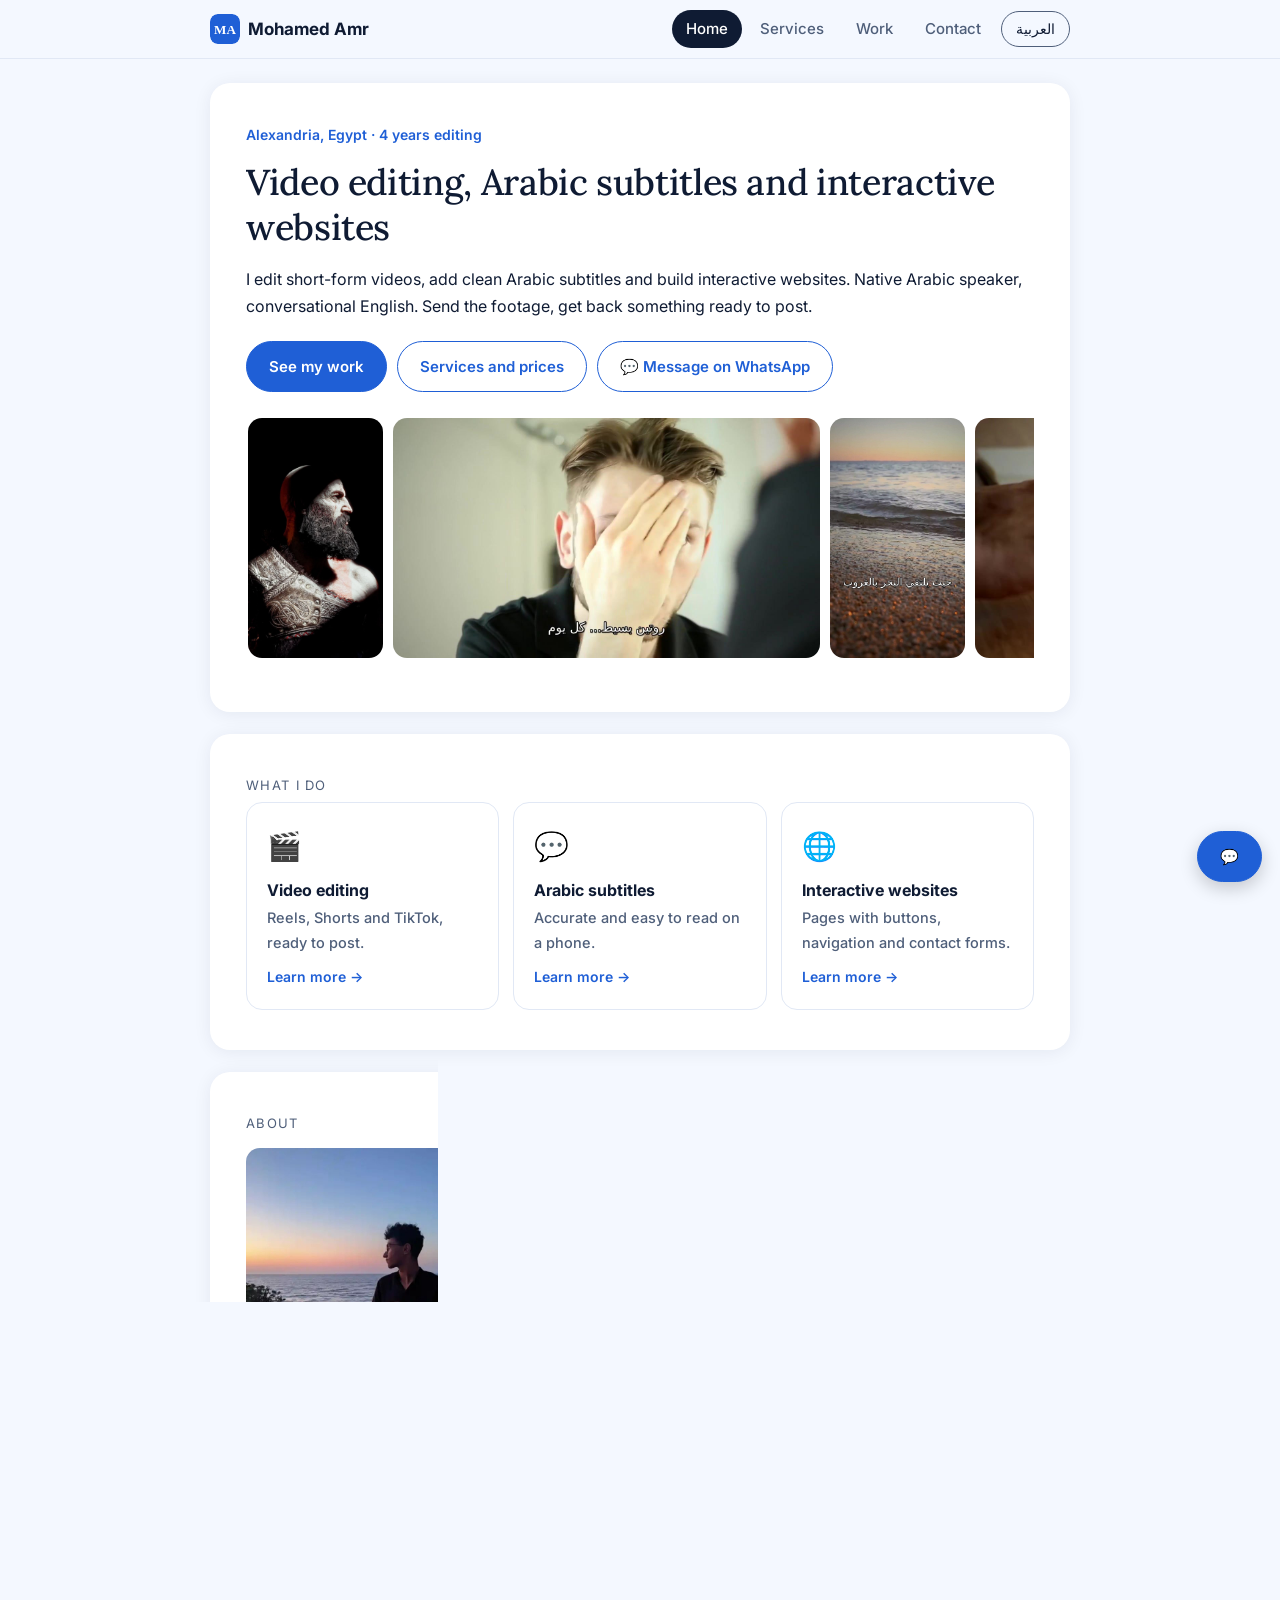
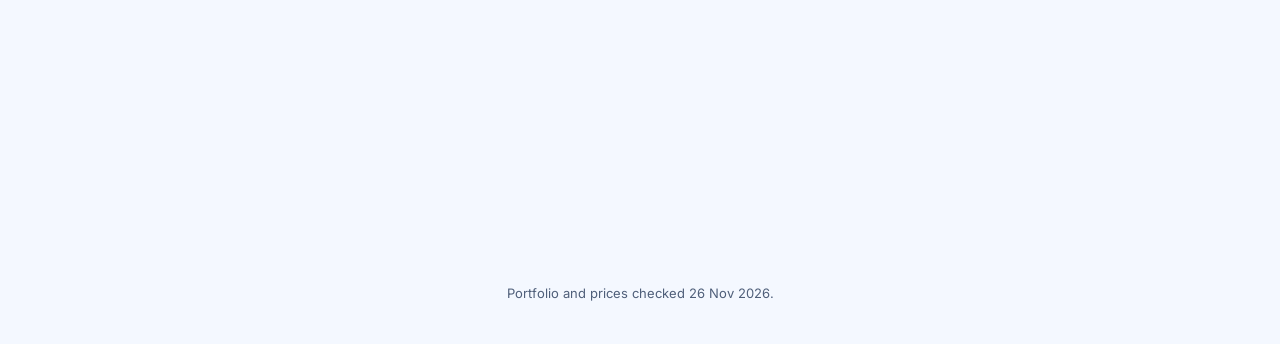
<file: index.html>
<!DOCTYPE html>
<html lang="en" dir="ltr">
<head><meta charset="UTF-8"><meta name="viewport" content="width=device-width, initial-scale=1">
<title>Mohamed Amr | Video Editing, Arabic Subtitles, Interactive Websites</title>
<meta name="description" content="I edit short-form videos, add clean Arabic subtitles and build interactive websites. Native Arabic speaker, conversational English. Send the footage, get back something ready to post.">
<link rel="icon" type="image/svg+xml" href="logo.svg">
<link rel="canonical" href="https://mohamedamrcut.github.io/index.html">
<link rel="alternate" hreflang="en" href="https://mohamedamrcut.github.io/index.html">
<link rel="alternate" hreflang="ar" href="https://mohamedamrcut.github.io/ar.html">
<link rel="alternate" hreflang="x-default" href="https://mohamedamrcut.github.io/index.html">
<meta name="theme-color" content="#f4f8ff">
<meta property="og:type" content="website">
<meta property="og:site_name" content="Mohamed Amr">
<meta property="og:title" content="Mohamed Amr | Video Editing, Arabic Subtitles, Interactive Websites">
<meta property="og:description" content="I edit short-form videos, add clean Arabic subtitles and build interactive websites. Native Arabic speaker, conversational English. Send the footage, get back something ready to post.">
<meta property="og:url" content="https://mohamedamrcut.github.io/index.html">
<meta property="og:image" content="https://mohamedamrcut.github.io/og.jpg">
<meta name="twitter:card" content="summary_large_image">
<script type="application/ld+json">{"@context":"https://schema.org","@type":"ProfessionalService","name":"Mohamed Amr - Video Editing & Arabic Subtitles","url":"https://mohamedamrcut.github.io/","image":"https://mohamedamrcut.github.io/og.jpg","telephone":"+201210699651","email":"mamr97794@gmail.com","address":{"@type":"PostalAddress","addressLocality":"Alexandria","addressCountry":"EG"},"sameAs":["https://mostaql.com/u/Mohamed13314","https://www.fiverr.com/mohamedamr_cut","https://www.freelancer.com/u/mohamedamrcut","https://www.linkedin.com/in/mohamed-amr-85429a452/"],"priceRange":"$"}</script>
<link rel="preconnect" href="https://fonts.googleapis.com"><link rel="preconnect" href="https://fonts.gstatic.com" crossorigin>
<link href="https://fonts.googleapis.com/css2?family=Inter:wght@400;500;600&family=Lora:wght@500&display=swap" rel="stylesheet">
<link rel="stylesheet" href="style.css">
<style>:root{--f:Inter;--fh:Lora}</style>
</head><body>
<header><div class="bar"><a class="brand" href="index.html"><img src="logo.svg" alt="" width="30" height="30">Mohamed Amr</a><nav><a href="index.html" class=on>Home</a><a href="services.html">Services</a><a href="work.html">Work</a><a href="contact.html">Contact</a></nav><a class="sw" href="ar.html" hreflang="ar">العربية</a></div></header>
<main>
<section class="card"><p class="fact">Alexandria, Egypt · 4 years editing</p><h1>Video editing, Arabic subtitles and interactive websites</h1><p>I edit short-form videos, add clean Arabic subtitles and build interactive websites. Native Arabic speaker, conversational English. Send the footage, get back something ready to post.</p>
<div class="btns"><a class="btn p" href="work.html">See my work</a><a class="btn" href="services.html">Services and prices</a><a class="btn" href="https://wa.me/201210699651" target="_blank" rel="noopener">💬 Message on WhatsApp</a></div>
<div class="strip"><img data-zoom src="gow.jpg" alt="God of War Ragnarök scene"><img data-zoom src="skincare.jpg" alt="Skincare promo reel"><img data-zoom src="beach.jpg" alt="Travel promo reel"><img data-zoom src="desk.jpg" alt="Promo reel for a translation service"></div></section>
<section class="card"><p class="kicker">What I do</p><div class="cards"><a class="mini" href="services.html#edit"><span class="ic">🎬</span><b>Video editing</b><span>Reels, Shorts and TikTok, ready to post.</span><em>Learn more →</em></a><a class="mini" href="services.html#sub"><span class="ic">💬</span><b>Arabic subtitles</b><span>Accurate and easy to read on a phone.</span><em>Learn more →</em></a><a class="mini" href="services.html#web"><span class="ic">🌐</span><b>Interactive websites</b><span>Pages with buttons, navigation and contact forms.</span><em>Learn more →</em></a></div></section>
<section class="card"><p class="kicker">About</p><figure><img src="sunset.jpg" alt="Mohamed Amr, video editor and Arabic subtitler from Alexandria."><figcaption>Mohamed Amr, video editor and Arabic subtitler from Alexandria.</figcaption></figure><p>I use AI tools to speed up parts of the workflow, and every video gets a full manual review before delivery. Deadlines and small details are the whole job, and I treat them that way.</p><div class="btns"><a class="btn p" href="https://wa.me/201210699651" target="_blank" rel="noopener">💬 Message on WhatsApp</a><a class="btn" href="tel:+201210699651">📞 Call</a><a class="btn" href="mailto:mamr97794@gmail.com">✉️ Email me</a></div></section>
<section class="card" id="rv" data-l="en" data-u="https://yijzzkixflpbzbpsefak.supabase.co" data-k="sb_publishable_Kt_xxMXRyuI7ZvkEfktP_g_hFiJs_TH" data-m='{"lang": "en", "h": "Visitor reviews", "note": "Open to anyone, so these are visitor reviews and not verified client feedback.", "btn": "Leave a review", "nm": "Your name", "st": "Your rating", "cm": "Your comment (up to 500 characters, no links)", "send": "Post review", "ok": "Thank you, your review is posted.", "wait": "You already posted a review recently. Please try again in a few minutes.", "link": "Links are not allowed in reviews.", "err": "Could not post the review. Please try again later.", "pick": "Please choose a rating from 1 to 5 stars.", "avg": "average from", "rv": "review", "rvs": "reviews"}'><p class="kicker">Visitor reviews</p><div id="rv-sum" hidden></div><ul id="rv-list" class="rvl"></ul><button class="btn" type="button" id="rv-open">Leave a review</button><form id="rv-form" hidden><label for="rv-n">Your name</label><input id="rv-n" maxlength="60" required autocomplete="name"><label id="rv-sl">Your rating</label><div class="stars" role="radiogroup" aria-labelledby="rv-sl"></div><label for="rv-c">Your comment (up to 500 characters, no links)</label><textarea id="rv-c" rows="4" maxlength="500" required></textarea><input id="rv-h" class="hp" tabindex="-1" autocomplete="off" aria-hidden="true"><p class="note" id="rv-msg" role="status"></p><button class="btn solid" type="submit">Post review</button></form><p class="note">Open to anyone, so these are visitor reviews and not verified client feedback.</p></section>
</main><footer>Portfolio and prices checked 26 Nov 2026.</footer>
<a class="btn p fab" href="https://wa.me/201210699651" target="_blank" rel="noopener" aria-label="WhatsApp">💬</a>
<div id="lb"><img id="lbi" alt=""></div><script src="script.js"></script></body></html>
</file>
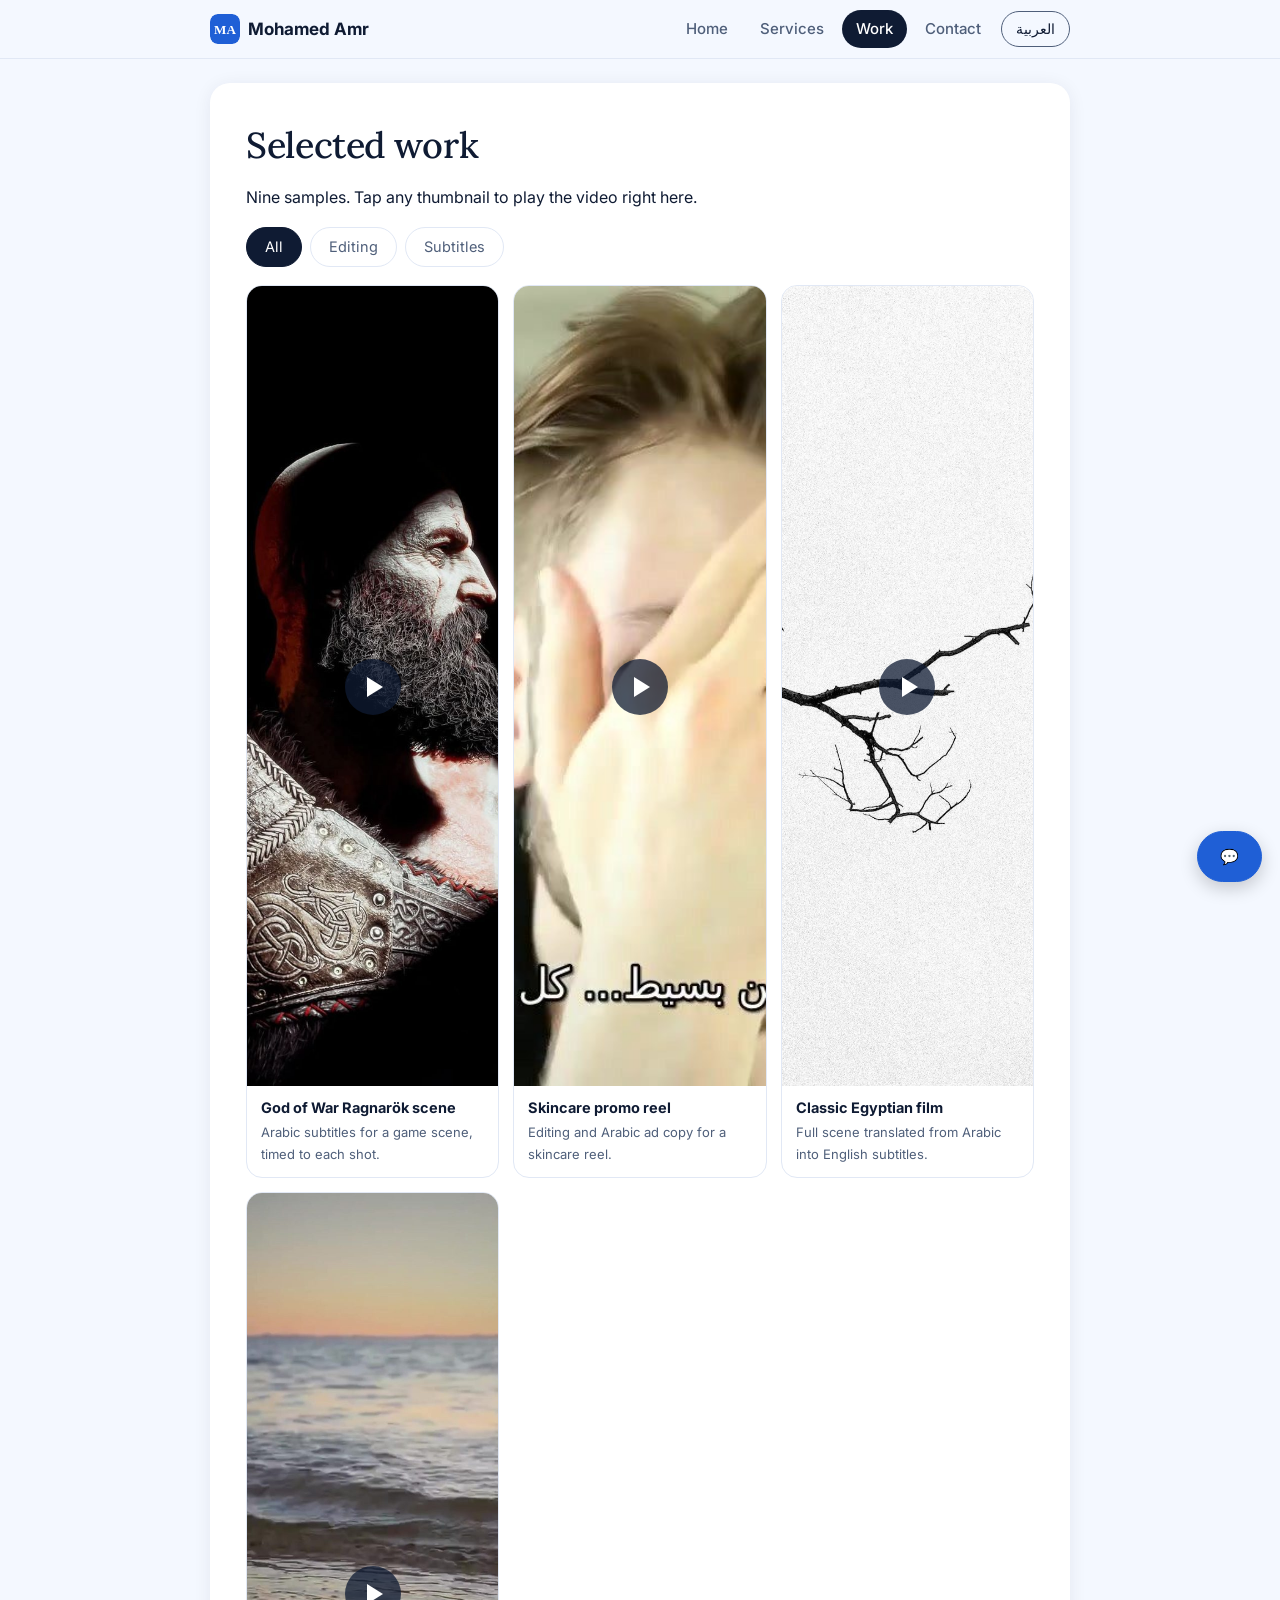
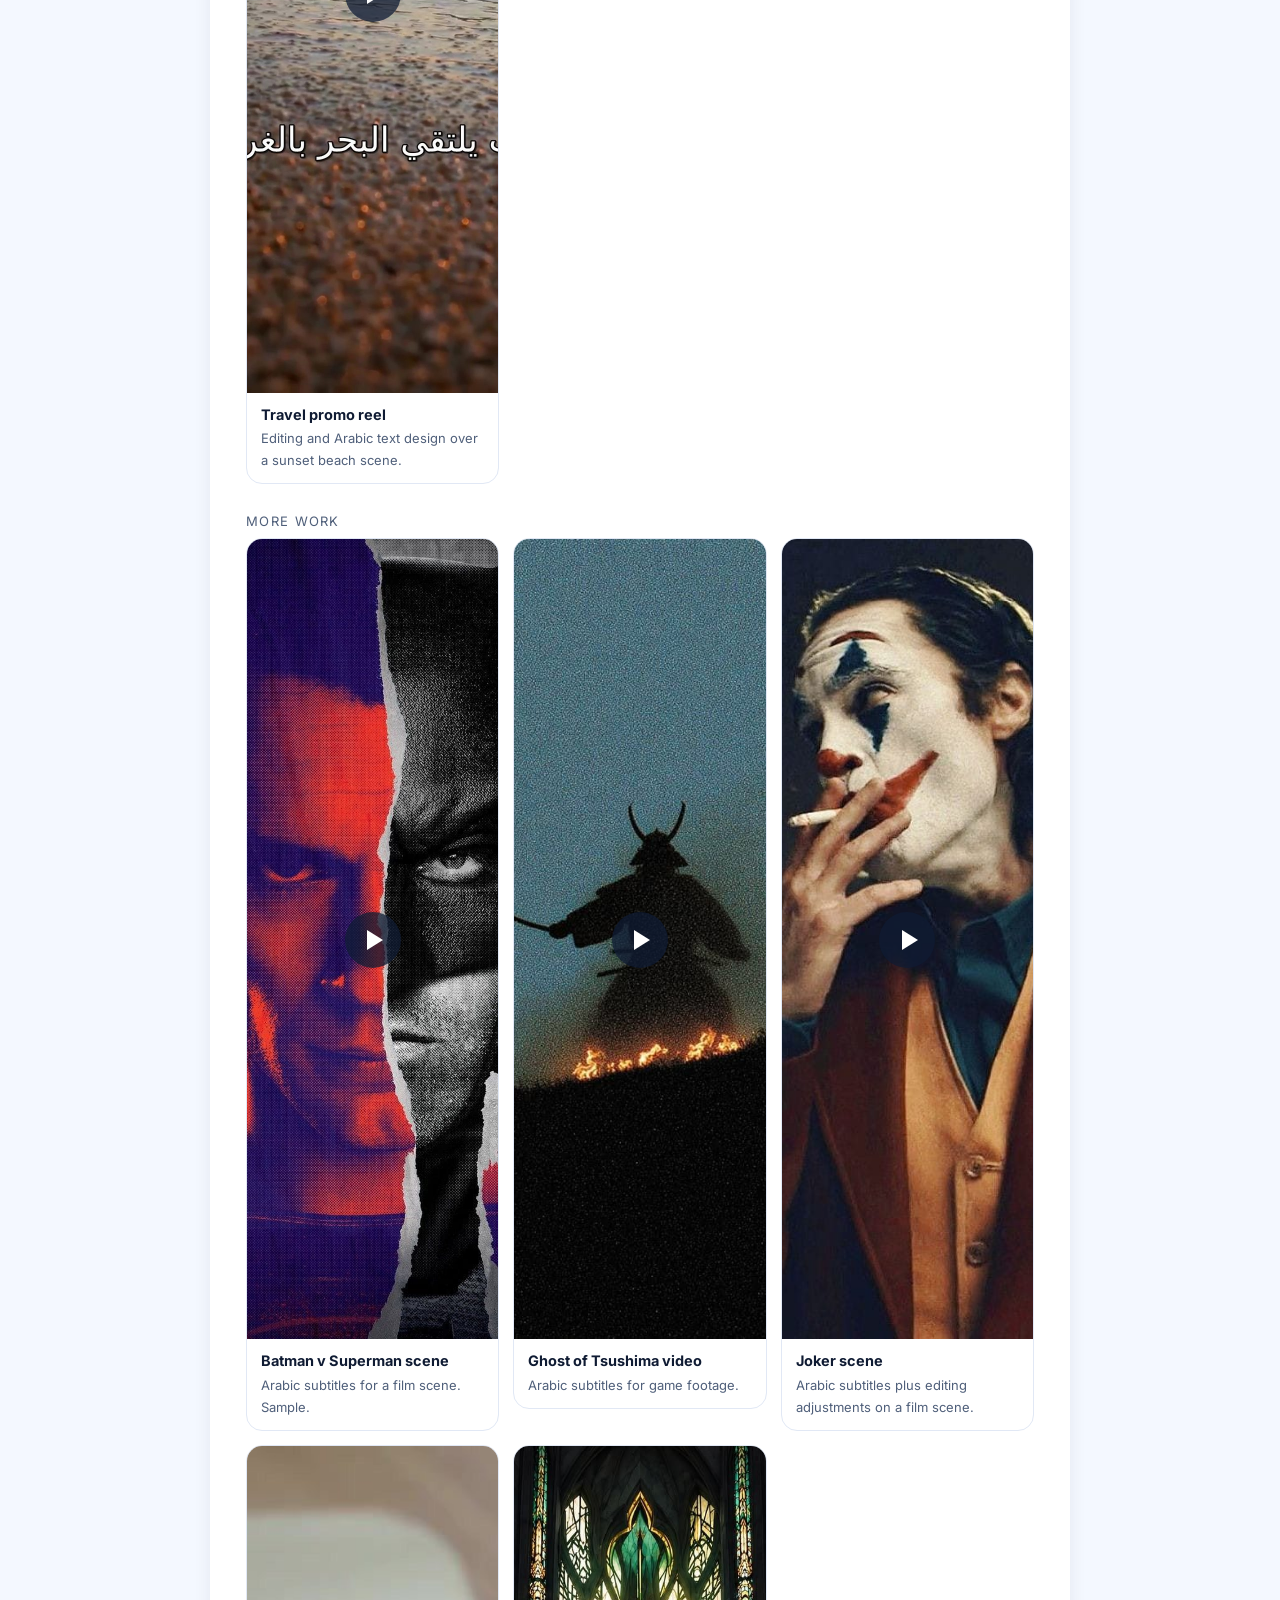
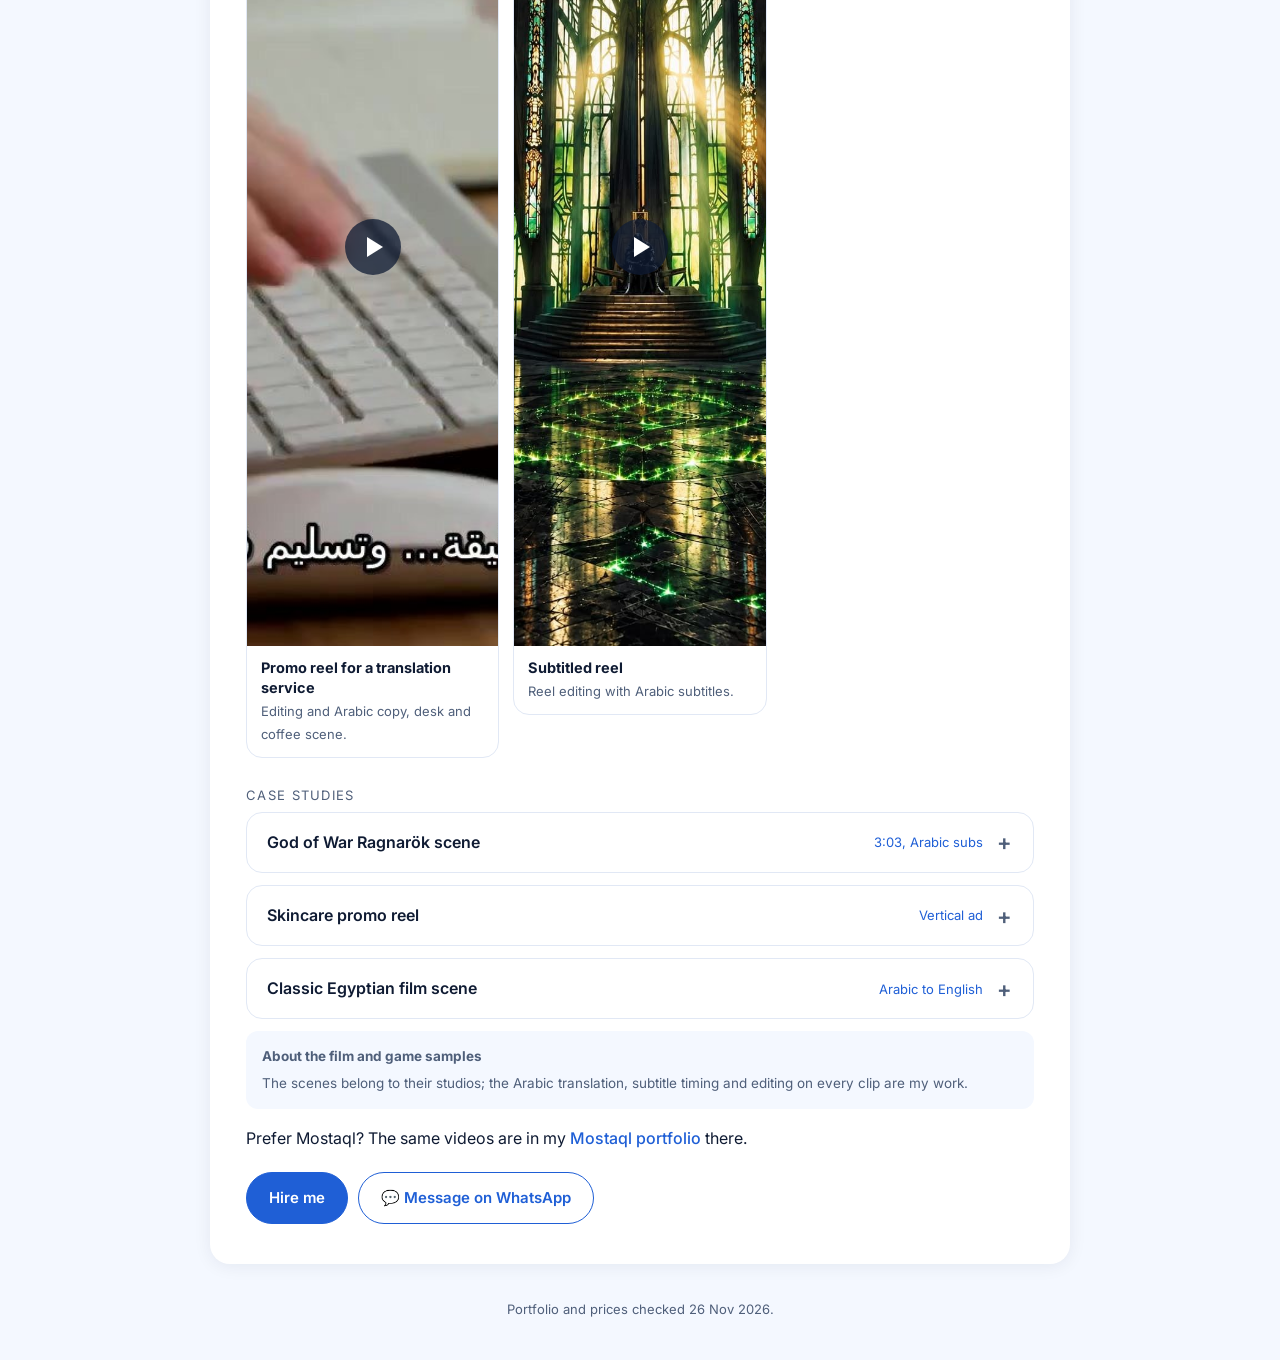
<file: 2-work.html>
<!DOCTYPE html>
<html lang="en" dir="ltr">
<head><meta charset="UTF-8"><meta name="viewport" content="width=device-width, initial-scale=1">
<title>Selected work | Mohamed Amr</title>
<meta name="description" content="I edit short-form videos, add clean Arabic subtitles and build interactive websites. Native Arabic speaker, conversational English. Send the footage, get back something ready to post.">
<link rel="icon" type="image/svg+xml" href="logo.svg">
<link rel="canonical" href="https://mohamedamrcut.github.io/work.html">
<link rel="alternate" hreflang="en" href="https://mohamedamrcut.github.io/work.html">
<link rel="alternate" hreflang="ar" href="https://mohamedamrcut.github.io/ar-work.html">
<link rel="alternate" hreflang="x-default" href="https://mohamedamrcut.github.io/index.html">
<meta name="theme-color" content="#f4f8ff">
<meta property="og:type" content="website">
<meta property="og:site_name" content="Mohamed Amr">
<meta property="og:title" content="Selected work | Mohamed Amr">
<meta property="og:description" content="I edit short-form videos, add clean Arabic subtitles and build interactive websites. Native Arabic speaker, conversational English. Send the footage, get back something ready to post.">
<meta property="og:url" content="https://mohamedamrcut.github.io/work.html">
<meta property="og:image" content="https://mohamedamrcut.github.io/og.jpg">
<meta name="twitter:card" content="summary_large_image">
<link rel="preconnect" href="https://fonts.googleapis.com"><link rel="preconnect" href="https://fonts.gstatic.com" crossorigin>
<link href="https://fonts.googleapis.com/css2?family=Inter:wght@400;500;600&family=Lora:wght@500&display=swap" rel="stylesheet">
<link rel="stylesheet" href="style.css">
<style>:root{--f:Inter;--fh:Lora}</style>
</head><body>
<header><div class="bar"><a class="brand" href="index.html"><img src="logo.svg" alt="" width="30" height="30">Mohamed Amr</a><nav><a href="index.html">Home</a><a href="services.html">Services</a><a href="work.html" class=on>Work</a><a href="contact.html">Contact</a></nav><a class="sw" href="ar-work.html" hreflang="ar">العربية</a></div></header>
<main>
<section class="card"><h1>Selected work</h1><p>Nine samples. Tap any thumbnail to play the video right here.</p><div class="filters"><button class="chip on" data-f="all">All</button><button class="chip" data-f="edit">Editing</button><button class="chip" data-f="sub">Subtitles</button></div><div class="grid"><div class="work" data-t="sub"><button class="vp" data-v="gow" aria-label="Play video: God of War Ragnarök scene"><img src="gow.jpg" alt="God of War Ragnarök scene" loading="lazy" width="600" height="800"><span class="play"></span></button><div><b>God of War Ragnarök scene</b><span>Arabic subtitles for a game scene, timed to each shot.</span></div></div><div class="work" data-t="edit"><button class="vp" data-v="skincare" aria-label="Play video: Skincare promo reel"><img src="skincare.jpg" alt="Skincare promo reel" loading="lazy" width="600" height="800"><span class="play"></span></button><div><b>Skincare promo reel</b><span>Editing and Arabic ad copy for a skincare reel.</span></div></div><div class="work" data-t="sub"><button class="vp" data-v="egyptian" aria-label="Play video: Classic Egyptian film"><img src="egyptian.jpg" alt="Classic Egyptian film" loading="lazy" width="600" height="800"><span class="play"></span></button><div><b>Classic Egyptian film</b><span>Full scene translated from Arabic into English subtitles.</span></div></div><div class="work" data-t="edit"><button class="vp" data-v="beach" aria-label="Play video: Travel promo reel"><img src="beach.jpg" alt="Travel promo reel" loading="lazy" width="600" height="800"><span class="play"></span></button><div><b>Travel promo reel</b><span>Editing and Arabic text design over a sunset beach scene.</span></div></div></div><p class="kicker" style="margin-top:26px">More work</p><div class="grid"><div class="work" data-t="sub"><button class="vp" data-v="bvs" aria-label="Play video: Batman v Superman scene"><img src="bvs.jpg" alt="Batman v Superman scene" loading="lazy" width="600" height="800"><span class="play"></span></button><div><b>Batman v Superman scene</b><span>Arabic subtitles for a film scene. Sample.</span></div></div><div class="work" data-t="sub"><button class="vp" data-v="tsushima" aria-label="Play video: Ghost of Tsushima video"><img src="tsushima.jpg" alt="Ghost of Tsushima video" loading="lazy" width="600" height="800"><span class="play"></span></button><div><b>Ghost of Tsushima video</b><span>Arabic subtitles for game footage.</span></div></div><div class="work" data-t="sub"><button class="vp" data-v="joker" aria-label="Play video: Joker scene"><img src="joker.jpg" alt="Joker scene" loading="lazy" width="600" height="800"><span class="play"></span></button><div><b>Joker scene</b><span>Arabic subtitles plus editing adjustments on a film scene.</span></div></div><div class="work" data-t="edit"><button class="vp" data-v="desk" aria-label="Play video: Promo reel for a translation service"><img src="desk.jpg" alt="Promo reel for a translation service" loading="lazy" width="600" height="800"><span class="play"></span></button><div><b>Promo reel for a translation service</b><span>Editing and Arabic copy, desk and coffee scene.</span></div></div><div class="work" data-t="sub"><button class="vp" data-v="reel" aria-label="Play video: Subtitled reel"><img src="reel.jpg" alt="Subtitled reel" loading="lazy" width="600" height="800"><span class="play"></span></button><div><b>Subtitled reel</b><span>Reel editing with Arabic subtitles.</span></div></div></div><p class="kicker" style="margin-top:26px">Case studies</p><details class="cs"><summary>God of War Ragnarök scene<span class="pr">3:03, Arabic subs</span></summary><div class="dbody"><dl><dt>Goal</dt><dd>A complete Arabic subtitle sample on a story scene.</dd><dt>What I did</dt><dd>Translated the dialogue into natural Arabic, timed every line to the speech shot by shot, kept a small plain white font inside the frame and reviewed every line.</dd><dt>Tools</dt><dd>Subtitle editor, AI-assisted first pass, manual review.</dd><dt>Delivered</dt><dd>The full scene with clean Arabic subtitles. The scene itself belongs to Sony Interactive Entertainment / Santa Monica Studio.</dd></dl></div></details><details class="cs"><summary>Skincare promo reel<span class="pr">Vertical ad</span></summary><div class="dbody"><dl><dt>Goal</dt><dd>A short vertical promo that feels like a paid ad.</dd><dt>What I did</dt><dd>Picked the strongest moments, cut to a tight pace, wrote the Arabic ad copy, timed the captions to the voice and closed on a call to action.</dd><dt>Tools</dt><dd>CapCut, AI-assisted prep, full manual review.</dd><dt>Delivered</dt><dd>A vertical reel ready to post.</dd></dl></div></details><details class="cs"><summary>Classic Egyptian film scene<span class="pr">Arabic to English</span></summary><div class="dbody"><dl><dt>Goal</dt><dd>English subtitles for a full Arabic scene.</dd><dt>What I did</dt><dd>Translated for meaning rather than word for word, kept lines short enough to read comfortably and timed them to the actors&#39; delivery.</dd><dt>Tools</dt><dd>Same workflow, reviewed twice.</dd><dt>Delivered</dt><dd>The full scene with English subtitles.</dd></dl></div></details><div class="note"><b>About the film and game samples</b>The scenes belong to their studios; the Arabic translation, subtitle timing and editing on every clip are my work.</div><p>Prefer Mostaql? The same videos are in my <a href="https://mostaql.com/u/Mohamed13314/portfolio">Mostaql portfolio</a> there.</p><div class="btns"><a class="btn p" href="contact.html">Hire me</a><a class="btn" href="https://wa.me/201210699651" target="_blank" rel="noopener">💬 Message on WhatsApp</a></div></section>
</main><footer>Portfolio and prices checked 26 Nov 2026.</footer>
<a class="btn p fab" href="https://wa.me/201210699651" target="_blank" rel="noopener" aria-label="WhatsApp">💬</a>
<div id="lb"><img id="lbi" alt=""></div><script src="script.js"></script></body></html>
</file>
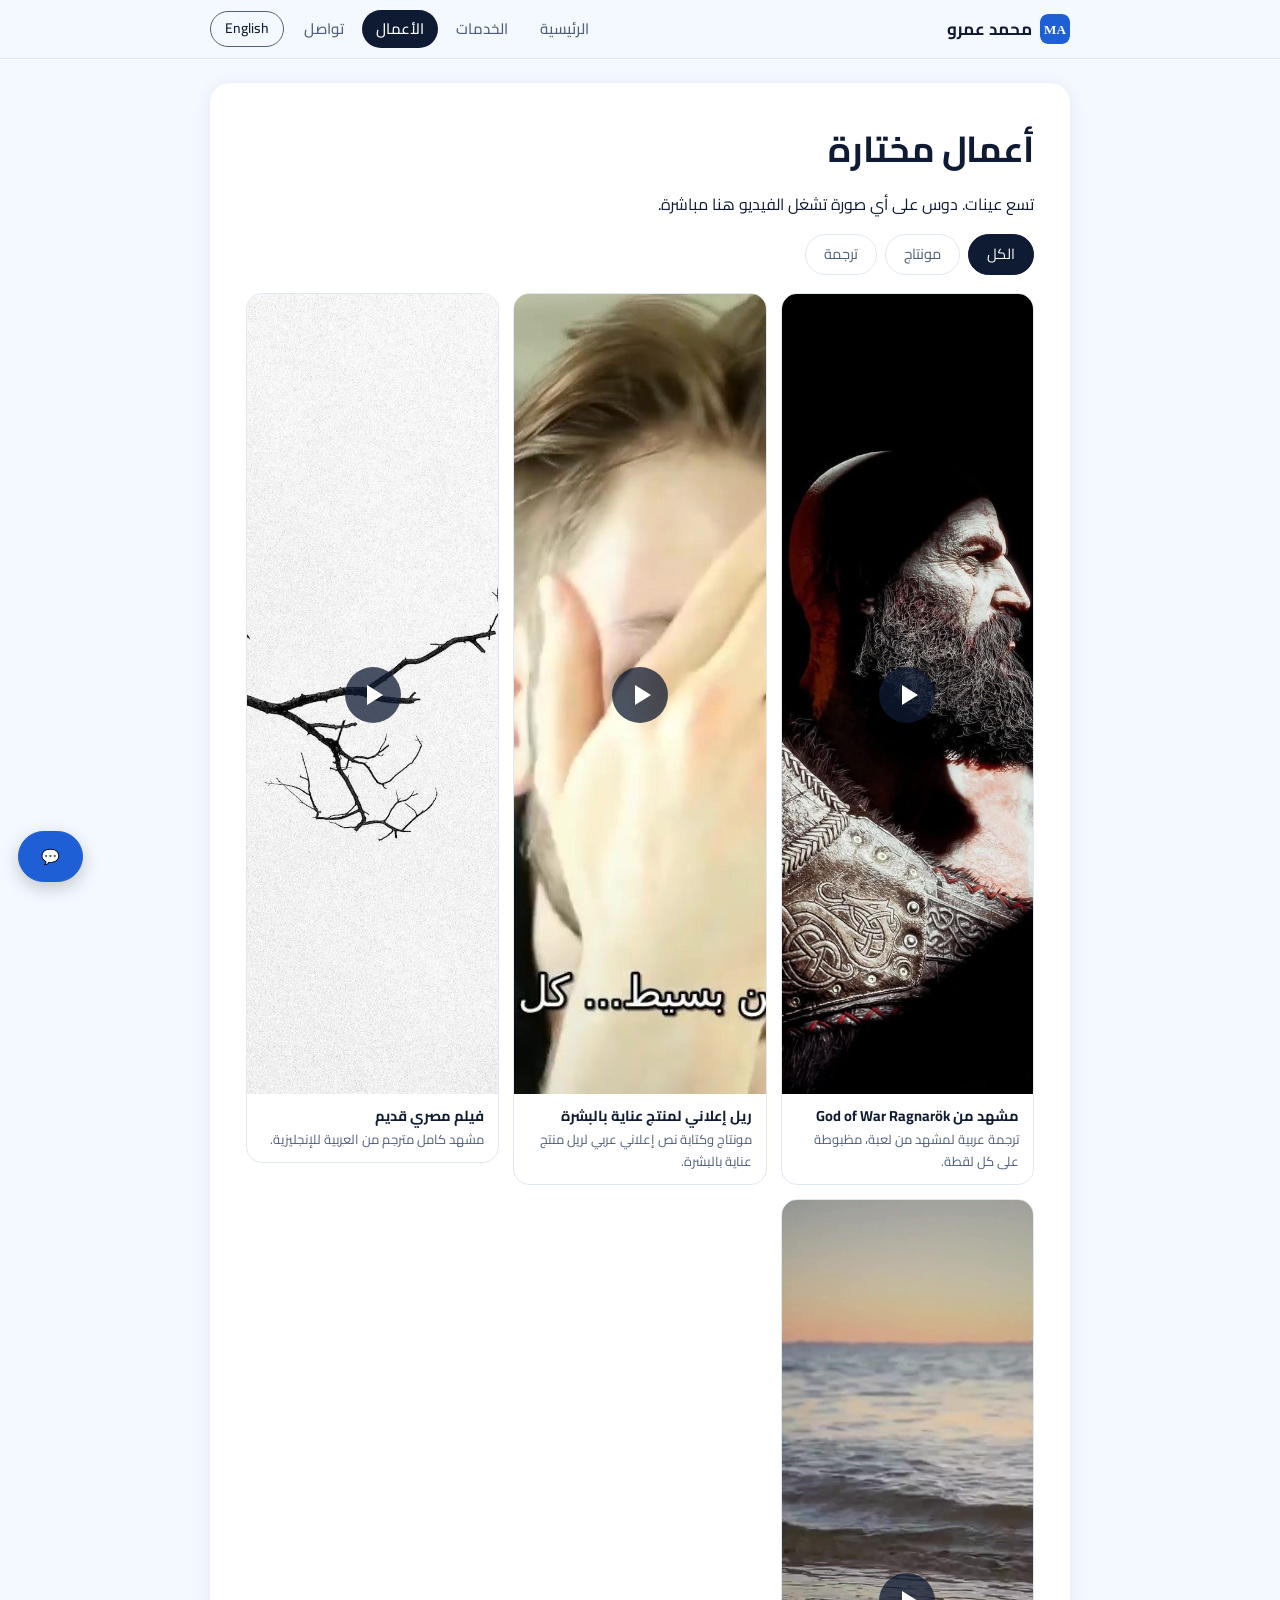
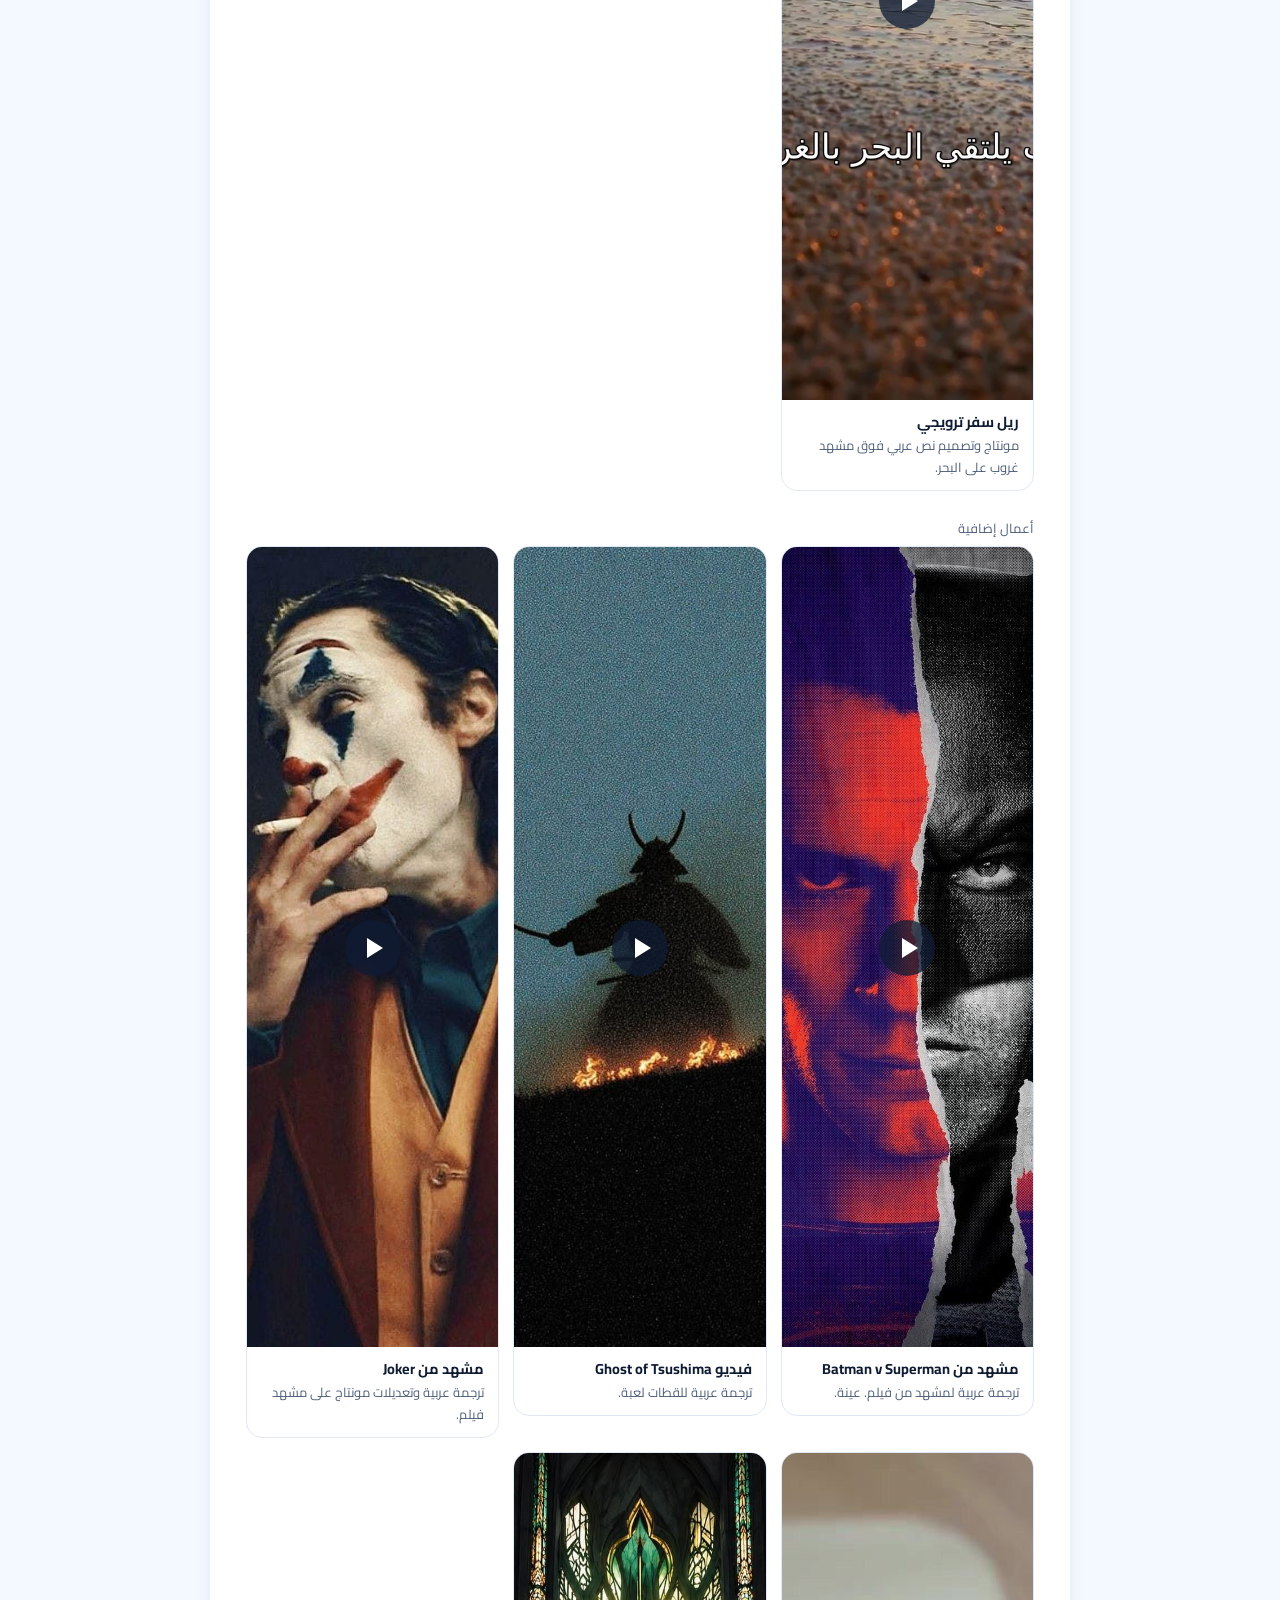
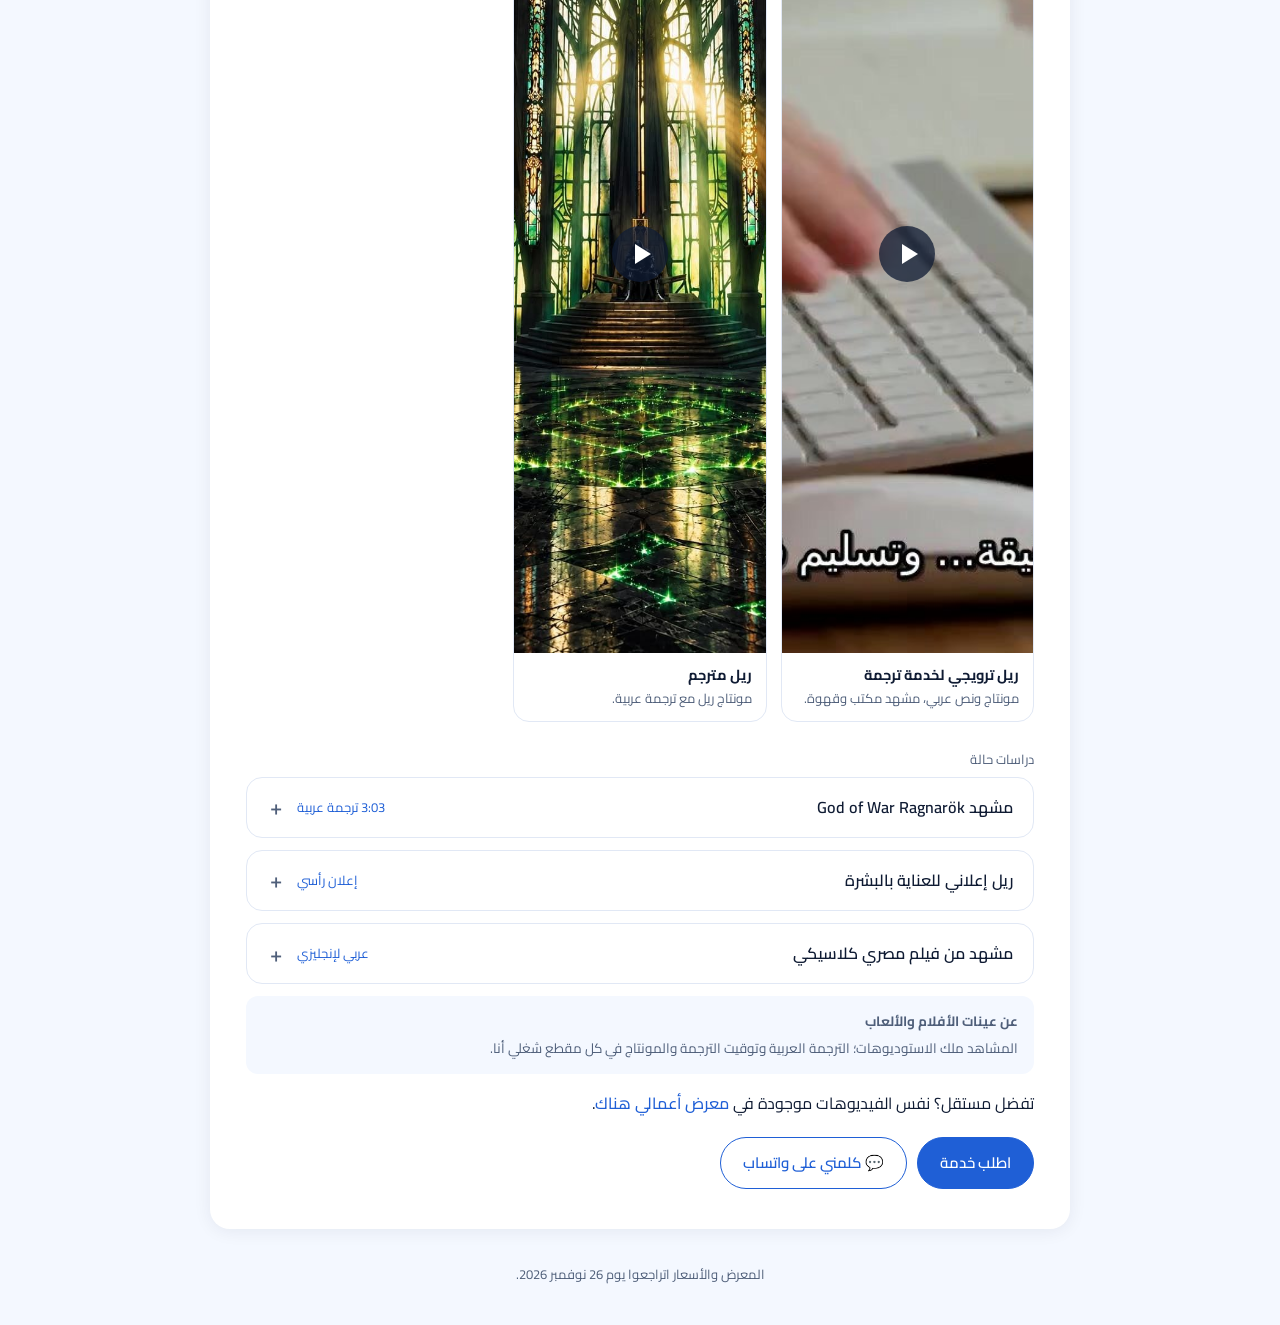
<file: 3-ar-work.html>
<!DOCTYPE html>
<html lang="ar" dir="rtl">
<head><meta charset="UTF-8"><meta name="viewport" content="width=device-width, initial-scale=1">
<title>أعمال مختارة | محمد عمرو</title>
<meta name="description" content="بعمل مونتاج للفيديوهات القصيرة، وبضيف ترجمة عربية واضحة، وبعمل مواقع تفاعلية. لغتي الأم العربية وبتكلم إنجليزي كويس. ابعتلي الفيديو وهترجعلك حاجة جاهزة للنشر.">
<link rel="icon" type="image/svg+xml" href="logo.svg">
<link rel="canonical" href="https://mohamedamrcut.github.io/ar-work.html">
<link rel="alternate" hreflang="en" href="https://mohamedamrcut.github.io/work.html">
<link rel="alternate" hreflang="ar" href="https://mohamedamrcut.github.io/ar-work.html">
<link rel="alternate" hreflang="x-default" href="https://mohamedamrcut.github.io/index.html">
<meta name="theme-color" content="#f4f8ff">
<meta property="og:type" content="website">
<meta property="og:site_name" content="Mohamed Amr">
<meta property="og:title" content="أعمال مختارة | محمد عمرو">
<meta property="og:description" content="بعمل مونتاج للفيديوهات القصيرة، وبضيف ترجمة عربية واضحة، وبعمل مواقع تفاعلية. لغتي الأم العربية وبتكلم إنجليزي كويس. ابعتلي الفيديو وهترجعلك حاجة جاهزة للنشر.">
<meta property="og:url" content="https://mohamedamrcut.github.io/ar-work.html">
<meta property="og:image" content="https://mohamedamrcut.github.io/og.jpg">
<meta name="twitter:card" content="summary_large_image">
<link rel="preconnect" href="https://fonts.googleapis.com"><link rel="preconnect" href="https://fonts.gstatic.com" crossorigin>
<link href="https://fonts.googleapis.com/css2?family=Cairo:wght@400;600;700&display=swap" rel="stylesheet">
<link rel="stylesheet" href="style.css">
<style>:root{--f:Cairo;--fh:Cairo}</style>
</head><body>
<header><div class="bar"><a class="brand" href="ar.html"><img src="logo.svg" alt="" width="30" height="30">محمد عمرو</a><nav><a href="ar.html">الرئيسية</a><a href="ar-services.html">الخدمات</a><a href="ar-work.html" class=on>الأعمال</a><a href="ar-contact.html">تواصل</a></nav><a class="sw" href="work.html" hreflang="en">English</a></div></header>
<main>
<section class="card"><h1>أعمال مختارة</h1><p>تسع عينات. دوس على أي صورة تشغل الفيديو هنا مباشرة.</p><div class="filters"><button class="chip on" data-f="all">الكل</button><button class="chip" data-f="edit">مونتاج</button><button class="chip" data-f="sub">ترجمة</button></div><div class="grid"><div class="work" data-t="sub"><button class="vp" data-v="gow" aria-label="شغل الفيديو: مشهد من God of War Ragnarök"><img src="gow.jpg" alt="مشهد من God of War Ragnarök" loading="lazy" width="600" height="800"><span class="play"></span></button><div><b>مشهد من God of War Ragnarök</b><span>ترجمة عربية لمشهد من لعبة، مظبوطة على كل لقطة.</span></div></div><div class="work" data-t="edit"><button class="vp" data-v="skincare" aria-label="شغل الفيديو: ريل إعلاني لمنتج عناية بالبشرة"><img src="skincare.jpg" alt="ريل إعلاني لمنتج عناية بالبشرة" loading="lazy" width="600" height="800"><span class="play"></span></button><div><b>ريل إعلاني لمنتج عناية بالبشرة</b><span>مونتاج وكتابة نص إعلاني عربي لريل منتج عناية بالبشرة.</span></div></div><div class="work" data-t="sub"><button class="vp" data-v="egyptian" aria-label="شغل الفيديو: فيلم مصري قديم"><img src="egyptian.jpg" alt="فيلم مصري قديم" loading="lazy" width="600" height="800"><span class="play"></span></button><div><b>فيلم مصري قديم</b><span>مشهد كامل مترجم من العربية للإنجليزية.</span></div></div><div class="work" data-t="edit"><button class="vp" data-v="beach" aria-label="شغل الفيديو: ريل سفر ترويجي"><img src="beach.jpg" alt="ريل سفر ترويجي" loading="lazy" width="600" height="800"><span class="play"></span></button><div><b>ريل سفر ترويجي</b><span>مونتاج وتصميم نص عربي فوق مشهد غروب على البحر.</span></div></div></div><p class="kicker" style="margin-top:26px">أعمال إضافية</p><div class="grid"><div class="work" data-t="sub"><button class="vp" data-v="bvs" aria-label="شغل الفيديو: مشهد من Batman v Superman"><img src="bvs.jpg" alt="مشهد من Batman v Superman" loading="lazy" width="600" height="800"><span class="play"></span></button><div><b>مشهد من Batman v Superman</b><span>ترجمة عربية لمشهد من فيلم. عينة.</span></div></div><div class="work" data-t="sub"><button class="vp" data-v="tsushima" aria-label="شغل الفيديو: فيديو Ghost of Tsushima"><img src="tsushima.jpg" alt="فيديو Ghost of Tsushima" loading="lazy" width="600" height="800"><span class="play"></span></button><div><b>فيديو Ghost of Tsushima</b><span>ترجمة عربية للقطات لعبة.</span></div></div><div class="work" data-t="sub"><button class="vp" data-v="joker" aria-label="شغل الفيديو: مشهد من Joker"><img src="joker.jpg" alt="مشهد من Joker" loading="lazy" width="600" height="800"><span class="play"></span></button><div><b>مشهد من Joker</b><span>ترجمة عربية وتعديلات مونتاج على مشهد فيلم.</span></div></div><div class="work" data-t="edit"><button class="vp" data-v="desk" aria-label="شغل الفيديو: ريل ترويجي لخدمة ترجمة"><img src="desk.jpg" alt="ريل ترويجي لخدمة ترجمة" loading="lazy" width="600" height="800"><span class="play"></span></button><div><b>ريل ترويجي لخدمة ترجمة</b><span>مونتاج ونص عربي، مشهد مكتب وقهوة.</span></div></div><div class="work" data-t="sub"><button class="vp" data-v="reel" aria-label="شغل الفيديو: ريل مترجم"><img src="reel.jpg" alt="ريل مترجم" loading="lazy" width="600" height="800"><span class="play"></span></button><div><b>ريل مترجم</b><span>مونتاج ريل مع ترجمة عربية.</span></div></div></div><p class="kicker" style="margin-top:26px">دراسات حالة</p><details class="cs"><summary>مشهد God of War Ragnarök<span class="pr">3:03 ترجمة عربية</span></summary><div class="dbody"><dl><dt>الهدف</dt><dd>عينة ترجمة عربية كاملة لمشهد قصصي.</dd><dt>اللي عملته</dt><dd>ترجمت الحوار لعربية طبيعية، ظبطت كل سطر على الكلام لقطة بلقطة، خليت الخط أبيض صغير وواضح جوه الكادر وراجعت سطر سطر.</dd><dt>الأدوات</dt><dd>محرر ترجمة، مسودة أولى بالذكاء الاصطناعي، مراجعة يدوية.</dd><dt>التسليم</dt><dd>المشهد كامل بترجمة عربية نضيفة. المشهد نفسه ملك سوني إنتراكتيف إنترتينمنت / ستوديو سانتا مونيكا.</dd></dl></div></details><details class="cs"><summary>ريل إعلاني للعناية بالبشرة<span class="pr">إعلان رأسي</span></summary><div class="dbody"><dl><dt>الهدف</dt><dd>ريل رأسي قصير بإحساس إعلان مدفوع.</dd><dt>اللي عملته</dt><dd>اخترت أقوى اللقطات، ظبطت الإيقاع، كتبت النص الإعلاني العربي، ظبطت الكابشن على الصوت وختمت بدعوة للتواصل.</dd><dt>الأدوات</dt><dd>كاب كات، تحضير بمساعدة الذكاء الاصطناعي، مراجعة يدوية كاملة.</dd><dt>التسليم</dt><dd>ريل جاهز للنشر.</dd></dl></div></details><details class="cs"><summary>مشهد من فيلم مصري كلاسيكي<span class="pr">عربي لإنجليزي</span></summary><div class="dbody"><dl><dt>الهدف</dt><dd>ترجمة إنجليزية لمشهد عربي كامل.</dd><dt>اللي عملته</dt><dd>ترجمت المعنى مش حرفي، خليت السطور قصيرة ومريحة للقراءة ومتظبطة على أداء الممثلين.</dd><dt>الأدوات</dt><dd>نفس الأسلوب مع مراجعتين.</dd><dt>التسليم</dt><dd>المشهد كامل بترجمة إنجليزية.</dd></dl></div></details><div class="note"><b>عن عينات الأفلام والألعاب</b>المشاهد ملك الاستوديوهات؛ الترجمة العربية وتوقيت الترجمة والمونتاج في كل مقطع شغلي أنا.</div><p>تفضل مستقل؟ نفس الفيديوهات موجودة في <a href="https://mostaql.com/u/Mohamed13314/portfolio">معرض أعمالي هناك</a>.</p><div class="btns"><a class="btn p" href="ar-contact.html">اطلب خدمة</a><a class="btn" href="https://wa.me/201210699651" target="_blank" rel="noopener">💬 كلمني على واتساب</a></div></section>
</main><footer>المعرض والأسعار اتراجعوا يوم 26 نوفمبر 2026.</footer>
<a class="btn p fab" href="https://wa.me/201210699651" target="_blank" rel="noopener" aria-label="WhatsApp">💬</a>
<div id="lb"><img id="lbi" alt=""></div><script src="script.js"></script></body></html>
</file>
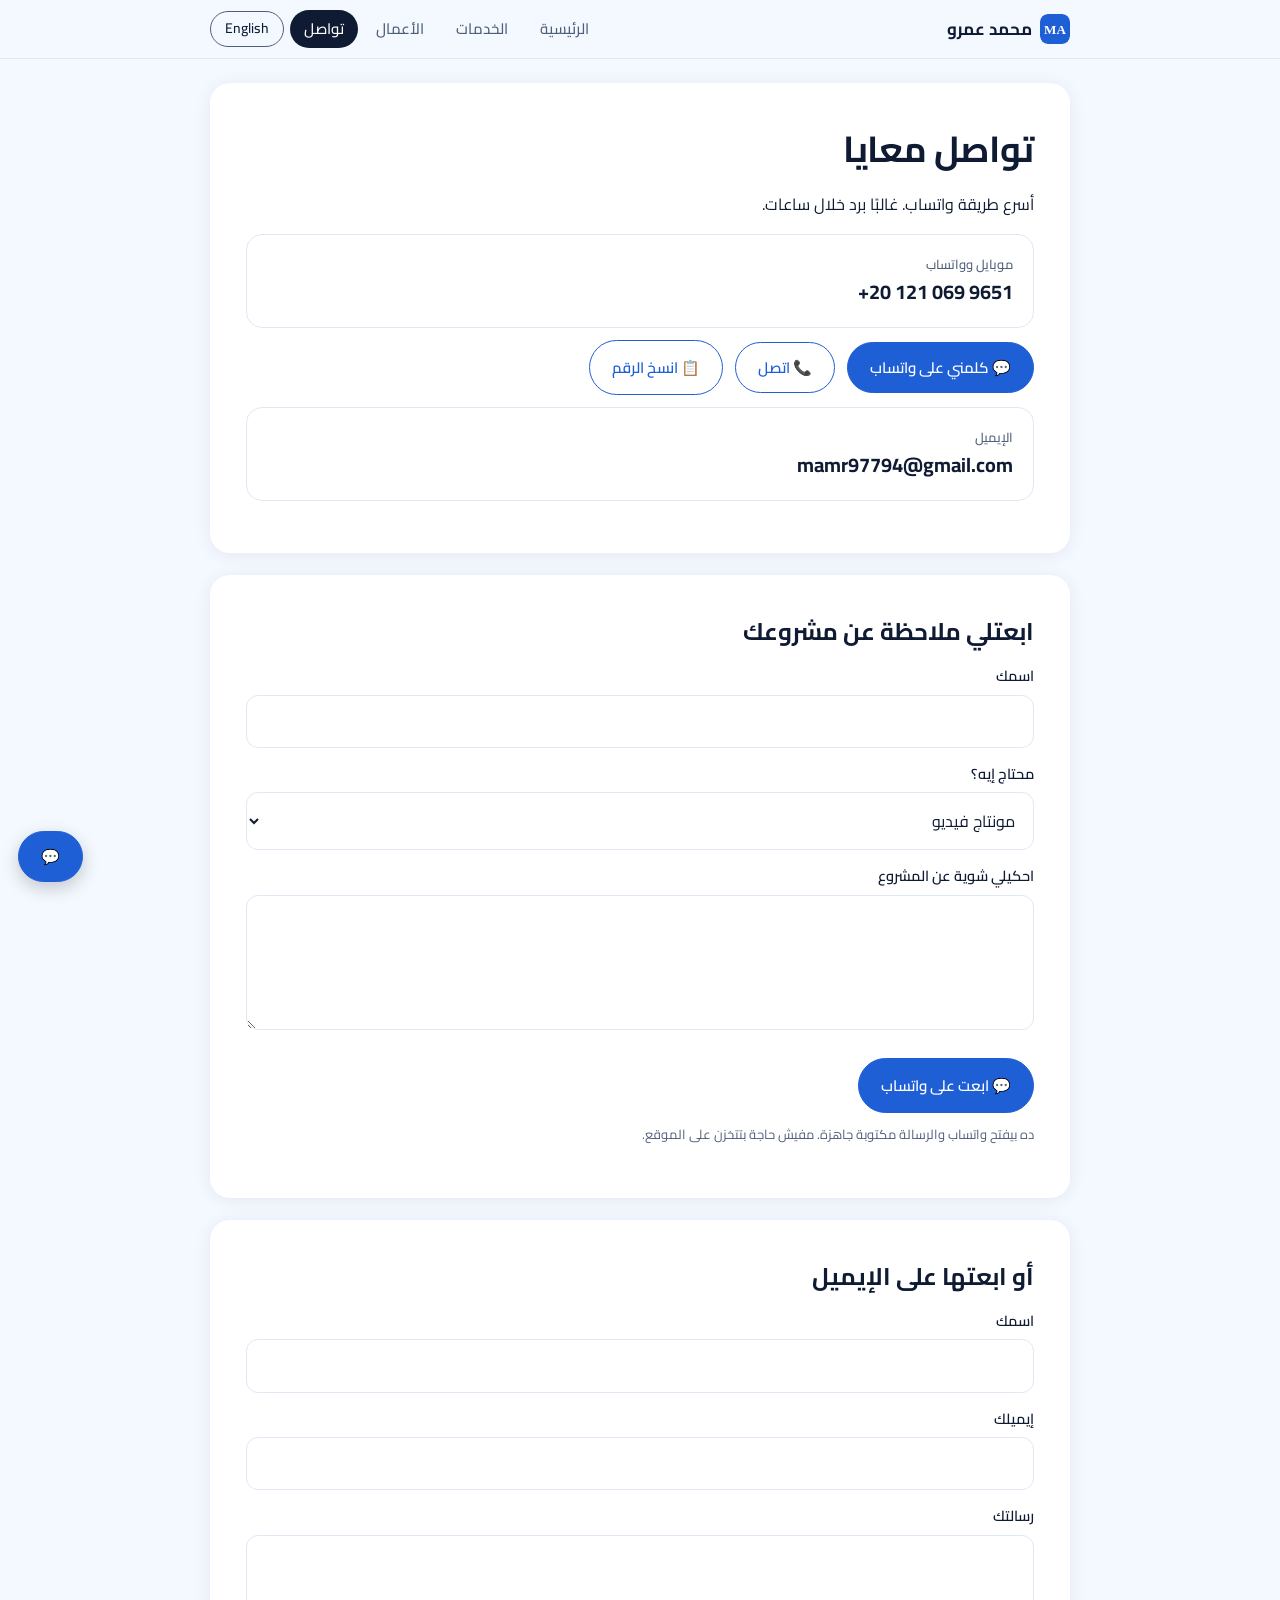
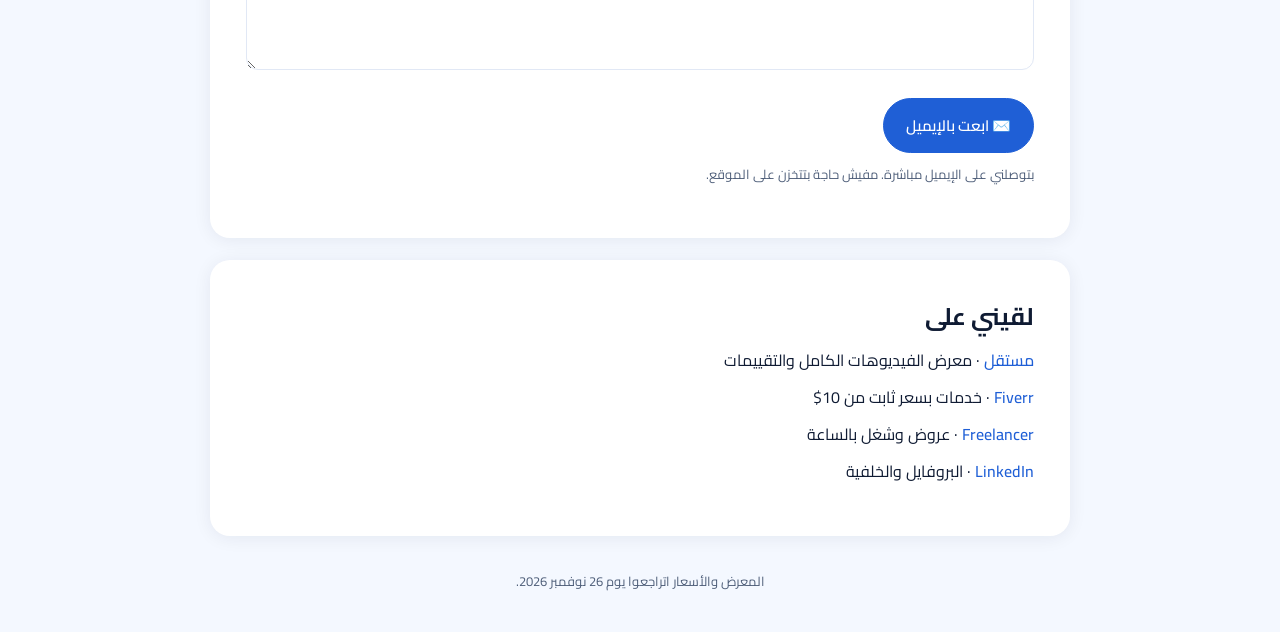
<file: ar-contact.html>
<!DOCTYPE html>
<html lang="ar" dir="rtl">
<head><meta charset="UTF-8"><meta name="viewport" content="width=device-width, initial-scale=1">
<title>تواصل | محمد عمرو</title>
<meta name="description" content="بعمل مونتاج للفيديوهات القصيرة، وبضيف ترجمة عربية واضحة، وبعمل مواقع تفاعلية. لغتي الأم العربية وبتكلم إنجليزي كويس. ابعتلي الفيديو وهترجعلك حاجة جاهزة للنشر.">
<link rel="icon" type="image/svg+xml" href="logo.svg">
<link rel="canonical" href="https://mohamedamrcut.github.io/ar-contact.html">
<link rel="alternate" hreflang="en" href="https://mohamedamrcut.github.io/contact.html">
<link rel="alternate" hreflang="ar" href="https://mohamedamrcut.github.io/ar-contact.html">
<link rel="alternate" hreflang="x-default" href="https://mohamedamrcut.github.io/index.html">
<meta name="theme-color" content="#f4f8ff">
<meta property="og:type" content="website">
<meta property="og:site_name" content="Mohamed Amr">
<meta property="og:title" content="تواصل | محمد عمرو">
<meta property="og:description" content="بعمل مونتاج للفيديوهات القصيرة، وبضيف ترجمة عربية واضحة، وبعمل مواقع تفاعلية. لغتي الأم العربية وبتكلم إنجليزي كويس. ابعتلي الفيديو وهترجعلك حاجة جاهزة للنشر.">
<meta property="og:url" content="https://mohamedamrcut.github.io/ar-contact.html">
<meta property="og:image" content="https://mohamedamrcut.github.io/og.jpg">
<meta name="twitter:card" content="summary_large_image">
<link rel="preconnect" href="https://fonts.googleapis.com"><link rel="preconnect" href="https://fonts.gstatic.com" crossorigin>
<link href="https://fonts.googleapis.com/css2?family=Cairo:wght@400;600;700&display=swap" rel="stylesheet">
<link rel="stylesheet" href="style.css">
<style>:root{--f:Cairo;--fh:Cairo}</style>
</head><body>
<header><div class="bar"><a class="brand" href="ar.html"><img src="logo.svg" alt="" width="30" height="30">محمد عمرو</a><nav><a href="ar.html">الرئيسية</a><a href="ar-services.html">الخدمات</a><a href="ar-work.html">الأعمال</a><a href="ar-contact.html" class=on>تواصل</a></nav><a class="sw" href="contact.html" hreflang="en">English</a></div></header>
<main>
<section class="card"><h1>تواصل معايا</h1><p>أسرع طريقة واتساب. غالبًا برد خلال ساعات.</p>
<a class="big" href="https://wa.me/201210699651" target="_blank" rel="noopener"><small>موبايل وواتساب</small><b>+20 121 069 9651</b></a>
<div class="row"><a class="btn p" href="https://wa.me/201210699651" target="_blank" rel="noopener">💬 كلمني على واتساب</a><a class="btn" href="tel:+201210699651">📞 اتصل</a><button class="btn" id="cp" data-done="اتنسخ">📋 انسخ الرقم</button></div>
<a class="big" href="mailto:mamr97794@gmail.com"><small>الإيميل</small><b>mamr97794@gmail.com</b></a></section>
<section class="card"><h2>ابعتلي ملاحظة عن مشروعك</h2><form id="pf" data-pre="أهلاً محمد، شفت معرض أعمالك." data-ln="الاسم" data-lt="المطلوب" data-lm="ملاحظة">
<label for="n">اسمك</label><input id="n" name="n" required>
<label for="t">محتاج إيه؟</label><select id="t" name="t"><option>مونتاج فيديو</option><option>ترجمة عربية</option><option>ترجمة نصوص</option><option>موقع تفاعلي</option><option>حاجة تانية</option></select>
<label for="m">احكيلي شوية عن المشروع</label><textarea id="m" name="m" rows="4" required></textarea>
<div class="btns"><button class="btn p" type="submit">💬 ابعت على واتساب</button></div><p class="hint">ده بيفتح واتساب والرسالة مكتوبة جاهزة. مفيش حاجة بتتخزن على الموقع.</p></form></section>
<section class="card"><h2>أو ابعتها على الإيميل</h2><form action="https://formsubmit.co/mamr97794@gmail.com" method="POST"><input type="hidden" name="_subject" value="Portfolio contact form (AR)"><input type="hidden" name="_template" value="table"><input type="hidden" name="_captcha" value="false"><input type="hidden" name="_next" value="https://mohamedamrcut.github.io/ar-thanks.html"><input type="text" name="_honey" class="hp" tabindex="-1" autocomplete="off"><label for="an2">اسمك</label><input id="an2" name="name" required><label for="ae">إيميلك</label><input id="ae" name="email" type="email" required><label for="am">رسالتك</label><textarea id="am" name="message" rows="4" required></textarea><div class="btns"><button class="btn p" type="submit">✉️ ابعت بالإيميل</button></div><p class="hint">بتوصلني على الإيميل مباشرة. مفيش حاجة بتتخزن على الموقع.</p></form></section>
<section class="card"><h2>لقيني على</h2><div class="links"><p><a href="https://mostaql.com/u/Mohamed13314">مستقل</a> · معرض الفيديوهات الكامل والتقييمات</p><p><a href="https://www.fiverr.com/mohamedamr_cut">Fiverr</a> · خدمات بسعر ثابت من 10$</p><p><a href="https://www.freelancer.com/u/mohamedamrcut">Freelancer</a> · عروض وشغل بالساعة</p><p><a href="https://www.linkedin.com/in/mohamed-amr-85429a452/">LinkedIn</a> · البروفايل والخلفية</p></div></section>
</main><footer>المعرض والأسعار اتراجعوا يوم 26 نوفمبر 2026.</footer>
<a class="btn p fab" href="https://wa.me/201210699651" target="_blank" rel="noopener" aria-label="WhatsApp">💬</a>
<div id="lb"><img id="lbi" alt=""></div><script src="script.js"></script></body></html>
</file>
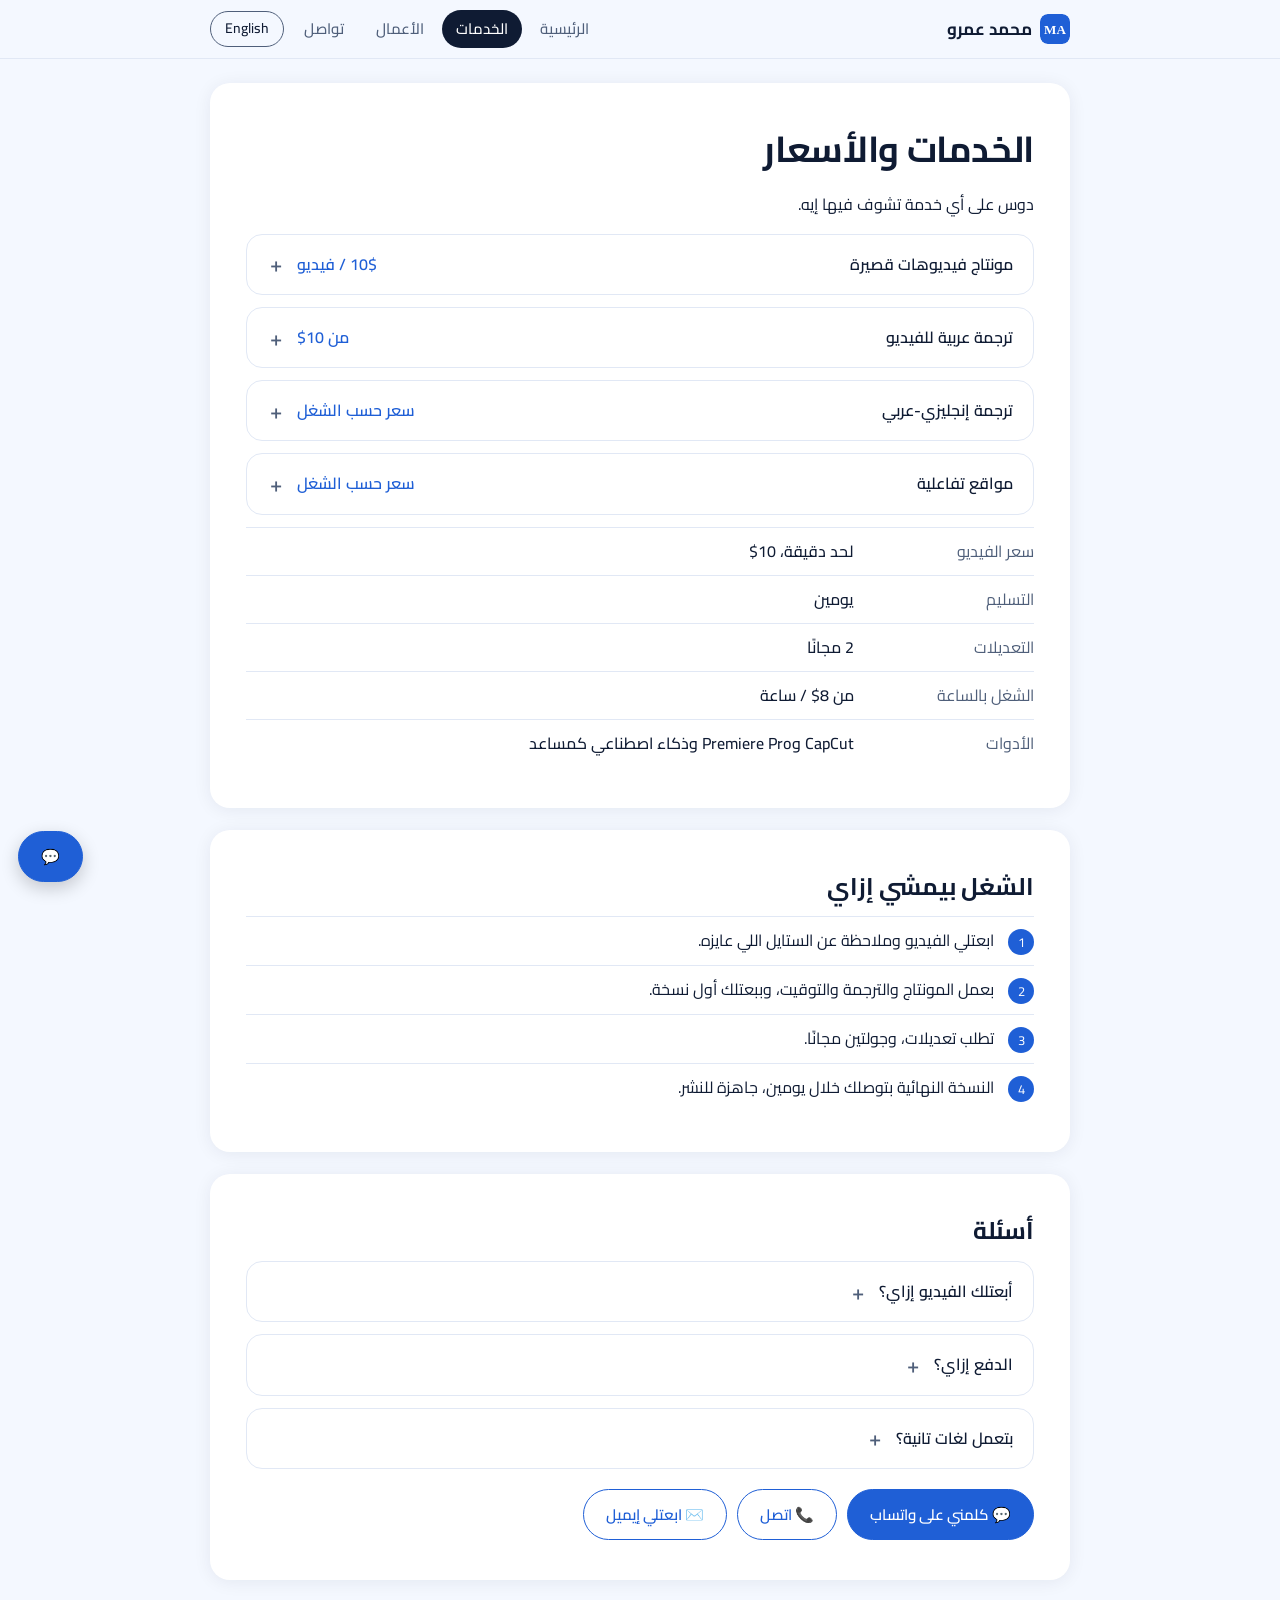
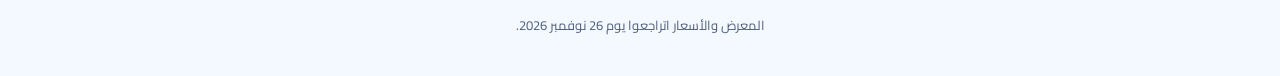
<file: ar-services.html>
<!DOCTYPE html>
<html lang="ar" dir="rtl">
<head><meta charset="UTF-8"><meta name="viewport" content="width=device-width, initial-scale=1">
<title>الخدمات والأسعار | محمد عمرو</title>
<meta name="description" content="بعمل مونتاج للفيديوهات القصيرة، وبضيف ترجمة عربية واضحة، وبعمل مواقع تفاعلية. لغتي الأم العربية وبتكلم إنجليزي كويس. ابعتلي الفيديو وهترجعلك حاجة جاهزة للنشر.">
<link rel="icon" type="image/svg+xml" href="logo.svg">
<link rel="canonical" href="https://mohamedamrcut.github.io/ar-services.html">
<link rel="alternate" hreflang="en" href="https://mohamedamrcut.github.io/services.html">
<link rel="alternate" hreflang="ar" href="https://mohamedamrcut.github.io/ar-services.html">
<link rel="alternate" hreflang="x-default" href="https://mohamedamrcut.github.io/index.html">
<meta name="theme-color" content="#f4f8ff">
<meta property="og:type" content="website">
<meta property="og:site_name" content="Mohamed Amr">
<meta property="og:title" content="الخدمات والأسعار | محمد عمرو">
<meta property="og:description" content="بعمل مونتاج للفيديوهات القصيرة، وبضيف ترجمة عربية واضحة، وبعمل مواقع تفاعلية. لغتي الأم العربية وبتكلم إنجليزي كويس. ابعتلي الفيديو وهترجعلك حاجة جاهزة للنشر.">
<meta property="og:url" content="https://mohamedamrcut.github.io/ar-services.html">
<meta property="og:image" content="https://mohamedamrcut.github.io/og.jpg">
<meta name="twitter:card" content="summary_large_image">
<link rel="preconnect" href="https://fonts.googleapis.com"><link rel="preconnect" href="https://fonts.gstatic.com" crossorigin>
<link href="https://fonts.googleapis.com/css2?family=Cairo:wght@400;600;700&display=swap" rel="stylesheet">
<link rel="stylesheet" href="style.css">
<style>:root{--f:Cairo;--fh:Cairo}</style>
</head><body>
<header><div class="bar"><a class="brand" href="ar.html"><img src="logo.svg" alt="" width="30" height="30">محمد عمرو</a><nav><a href="ar.html">الرئيسية</a><a href="ar-services.html" class=on>الخدمات</a><a href="ar-work.html">الأعمال</a><a href="ar-contact.html">تواصل</a></nav><a class="sw" href="services.html" hreflang="en">English</a></div></header>
<main>
<section class="card"><h1>الخدمات والأسعار</h1><p>دوس على أي خدمة تشوف فيها إيه.</p><details id="edit"><summary>مونتاج فيديوهات قصيرة<span class="pr">10$ / فيديو</span></summary><div class="dbody"><p>ريلز وشورتس وتيك توك. قطع نضيف، إيقاع، كابشن وصوت، جاهز للنشر.</p><h4>المتضمن</h4><ul><li>لحد دقيقة للفيديو</li><li>تسليم خلال يومين</li><li>تعديلين مجانًا</li></ul><a class="btn p" href="ar-contact.html?s=edit">اطلب سعر</a></div></details><details id="sub"><summary>ترجمة عربية للفيديو<span class="pr">من 10$</span></summary><div class="dbody"><p>ترجمة عربية دقيقة ومظبوطة التوقيت وسهلة القراءة على شاشة الموبايل.</p><h4>المتضمن</h4><ul><li>متظبطة على الكلام</li><li>بستايل يناسب الفيديو</li><li>مراجعة سطر سطر</li></ul><a class="btn p" href="ar-contact.html?s=sub">اطلب سعر</a></div></details><details id="tr"><summary>ترجمة إنجليزي-عربي<span class="pr">سعر حسب الشغل</span></summary><div class="dbody"><p>مقالات وسكريبتات وحوار فيديو، بترجمها متحدث عربي أصلي.</p><h4>المتضمن</h4><ul><li>في الاتجاهين</li><li>مراجعة مرتين</li><li>السعر بعد ما تبعت النص</li></ul><a class="btn p" href="ar-contact.html?s=tr">اطلب سعر</a></div></details><details id="web"><summary>مواقع تفاعلية<span class="pr">سعر حسب الشغل</span></summary><div class="dbody"><p>مواقع من كذا صفحة فيها أزرار شغالة وتنقل ونسخة عربي وإنجليزي وأزرار تواصل بتفتح واتساب أو مكالمة أو إيميل. الموقع ده نفسه عينة.</p><h4>المتضمن</h4><ul><li>كذا صفحة مش صفحة طويلة واحدة</li><li>عربي (يمين لشمال) وإنجليزي</li><li>مناسب للموبايل</li><li>استضافة مجانية على GitHub Pages</li></ul><a class="btn p" href="ar-contact.html?s=web">اطلب سعر</a></div></details><dl><dt>سعر الفيديو</dt><dd>لحد دقيقة، 10$</dd><dt>التسليم</dt><dd>يومين</dd><dt>التعديلات</dt><dd>2 مجانًا</dd><dt>الشغل بالساعة</dt><dd>من 8$ / ساعة</dd><dt>الأدوات</dt><dd><bdi>CapCut</bdi> و<bdi>Premiere Pro</bdi> وذكاء اصطناعي كمساعد</dd></dl></section><section class="card"><h2>الشغل بيمشي إزاي</h2><ol class="steps"><li>ابعتلي الفيديو وملاحظة عن الستايل اللي عايزه.</li><li>بعمل المونتاج والترجمة والتوقيت، وببعتلك أول نسخة.</li><li>تطلب تعديلات، وجولتين مجانًا.</li><li>النسخة النهائية بتوصلك خلال يومين، جاهزة للنشر.</li></ol></section><section class="card"><h2>أسئلة</h2><details><summary>أبعتلك الفيديو إزاي؟</summary><div class=dbody><p>كلمني على واتساب أو إيميل. لينكات Google Drive أو WeTransfer تمام.</p></div></details><details><summary>الدفع إزاي؟</summary><div class=dbody><p>من خلال المنصة اللي بنتفق عليها زي مستقل أو فايفر، أو بنظبط التفاصيل لما تكلمني.</p></div></details><details><summary>بتعمل لغات تانية؟</summary><div class=dbody><p>الترجمة عندي عربي وإنجليزي. اسألني لو محتاج حاجة تانية.</p></div></details><div class="btns"><a class="btn p" href="https://wa.me/201210699651" target="_blank" rel="noopener">💬 كلمني على واتساب</a><a class="btn" href="tel:+201210699651">📞 اتصل</a><a class="btn" href="mailto:mamr97794@gmail.com">✉️ ابعتلي إيميل</a></div></section>
</main><footer>المعرض والأسعار اتراجعوا يوم 26 نوفمبر 2026.</footer>
<a class="btn p fab" href="https://wa.me/201210699651" target="_blank" rel="noopener" aria-label="WhatsApp">💬</a>
<div id="lb"><img id="lbi" alt=""></div><script src="script.js"></script></body></html>
</file>
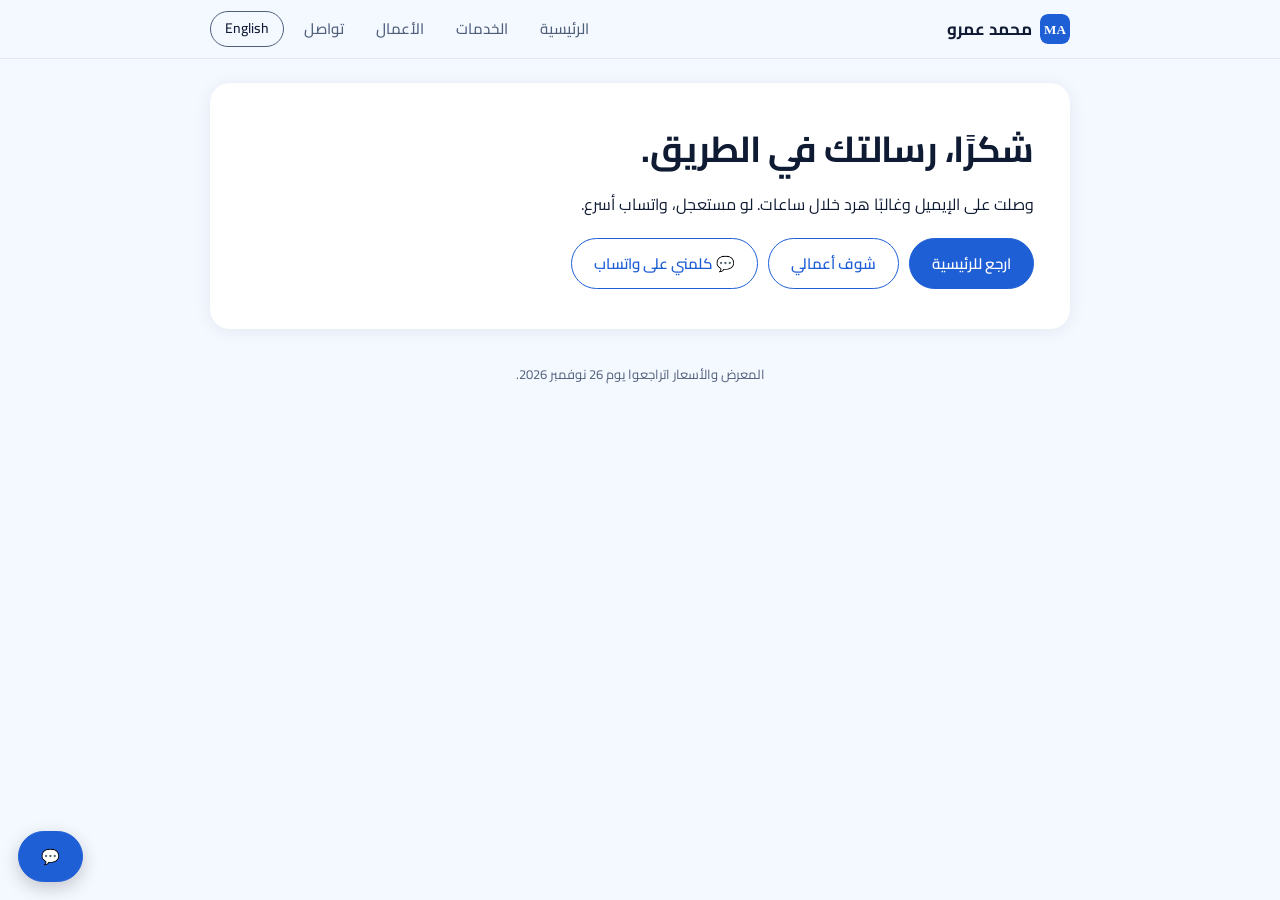
<file: ar-thanks.html>
<!DOCTYPE html>
<html lang="ar" dir="rtl">
<head><meta charset="UTF-8"><meta name="viewport" content="width=device-width, initial-scale=1">
<title>شكرًا | محمد عمرو</title>
<meta name="description" content="شكرًا، رسالتك في الطريق.">
<link rel="icon" type="image/svg+xml" href="logo.svg">
<link rel="preconnect" href="https://fonts.googleapis.com"><link rel="preconnect" href="https://fonts.gstatic.com" crossorigin>
<link href="https://fonts.googleapis.com/css2?family=Cairo:wght@400;600;700&display=swap" rel="stylesheet">
<link rel="stylesheet" href="style.css">
<style>:root{--f:Cairo;--fh:Cairo}</style>
</head><body>
<header><div class="bar"><a class="brand" href="ar.html"><img src="logo.svg" alt="" width="30" height="30">محمد عمرو</a><nav><a href="ar.html">الرئيسية</a><a href="ar-services.html">الخدمات</a><a href="ar-work.html">الأعمال</a><a href="ar-contact.html">تواصل</a></nav><a class="sw" href="thanks.html" hreflang="en">English</a></div></header>
<main>
<section class="card"><h1>شكرًا، رسالتك في الطريق.</h1><p>وصلت على الإيميل وغالبًا هرد خلال ساعات. لو مستعجل، واتساب أسرع.</p>
<div class="btns"><a class="btn p" href="ar.html">ارجع للرئيسية</a><a class="btn" href="ar-work.html">شوف أعمالي</a><a class="btn" href="https://wa.me/201210699651" target="_blank" rel="noopener">💬 كلمني على واتساب</a></div></section>
</main><footer>المعرض والأسعار اتراجعوا يوم 26 نوفمبر 2026.</footer>
<a class="btn p fab" href="https://wa.me/201210699651" target="_blank" rel="noopener" aria-label="WhatsApp">💬</a>
<div id="lb"><img id="lbi" alt=""></div><script src="script.js"></script></body></html>
</file>
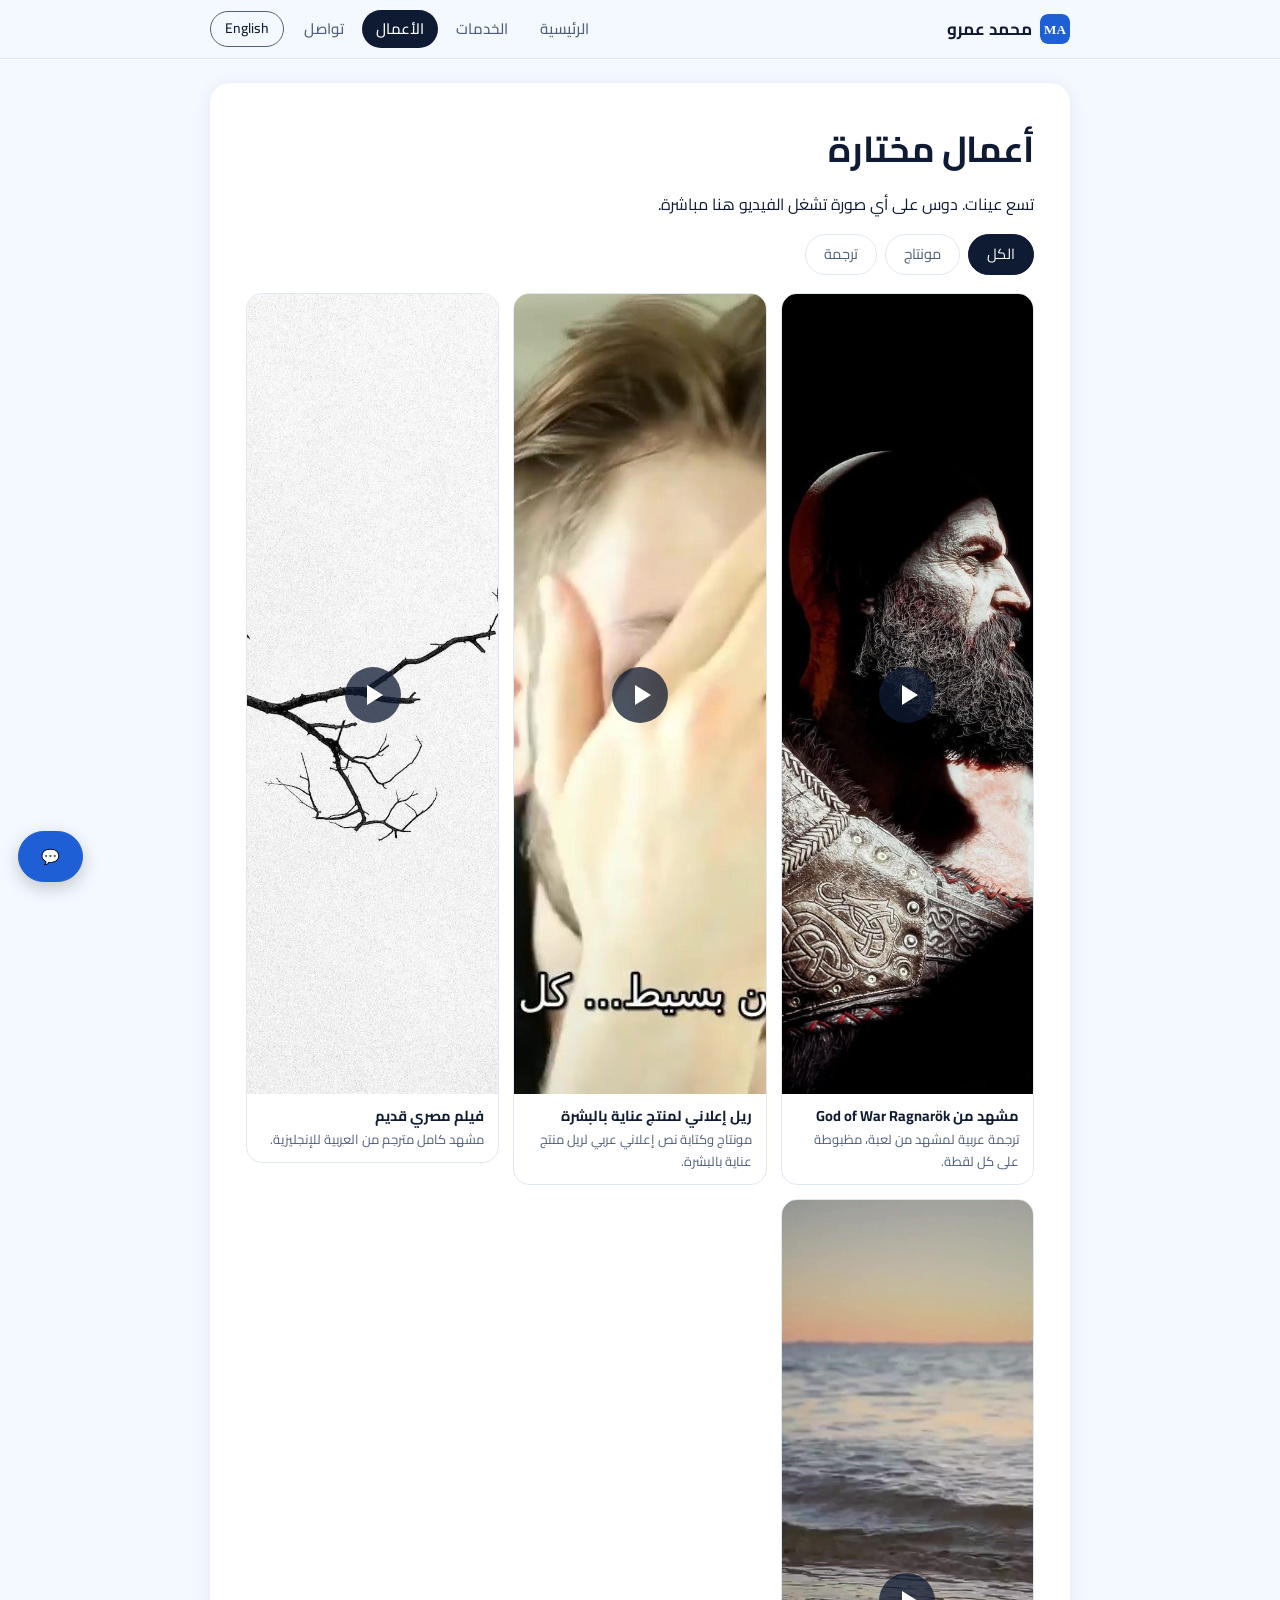
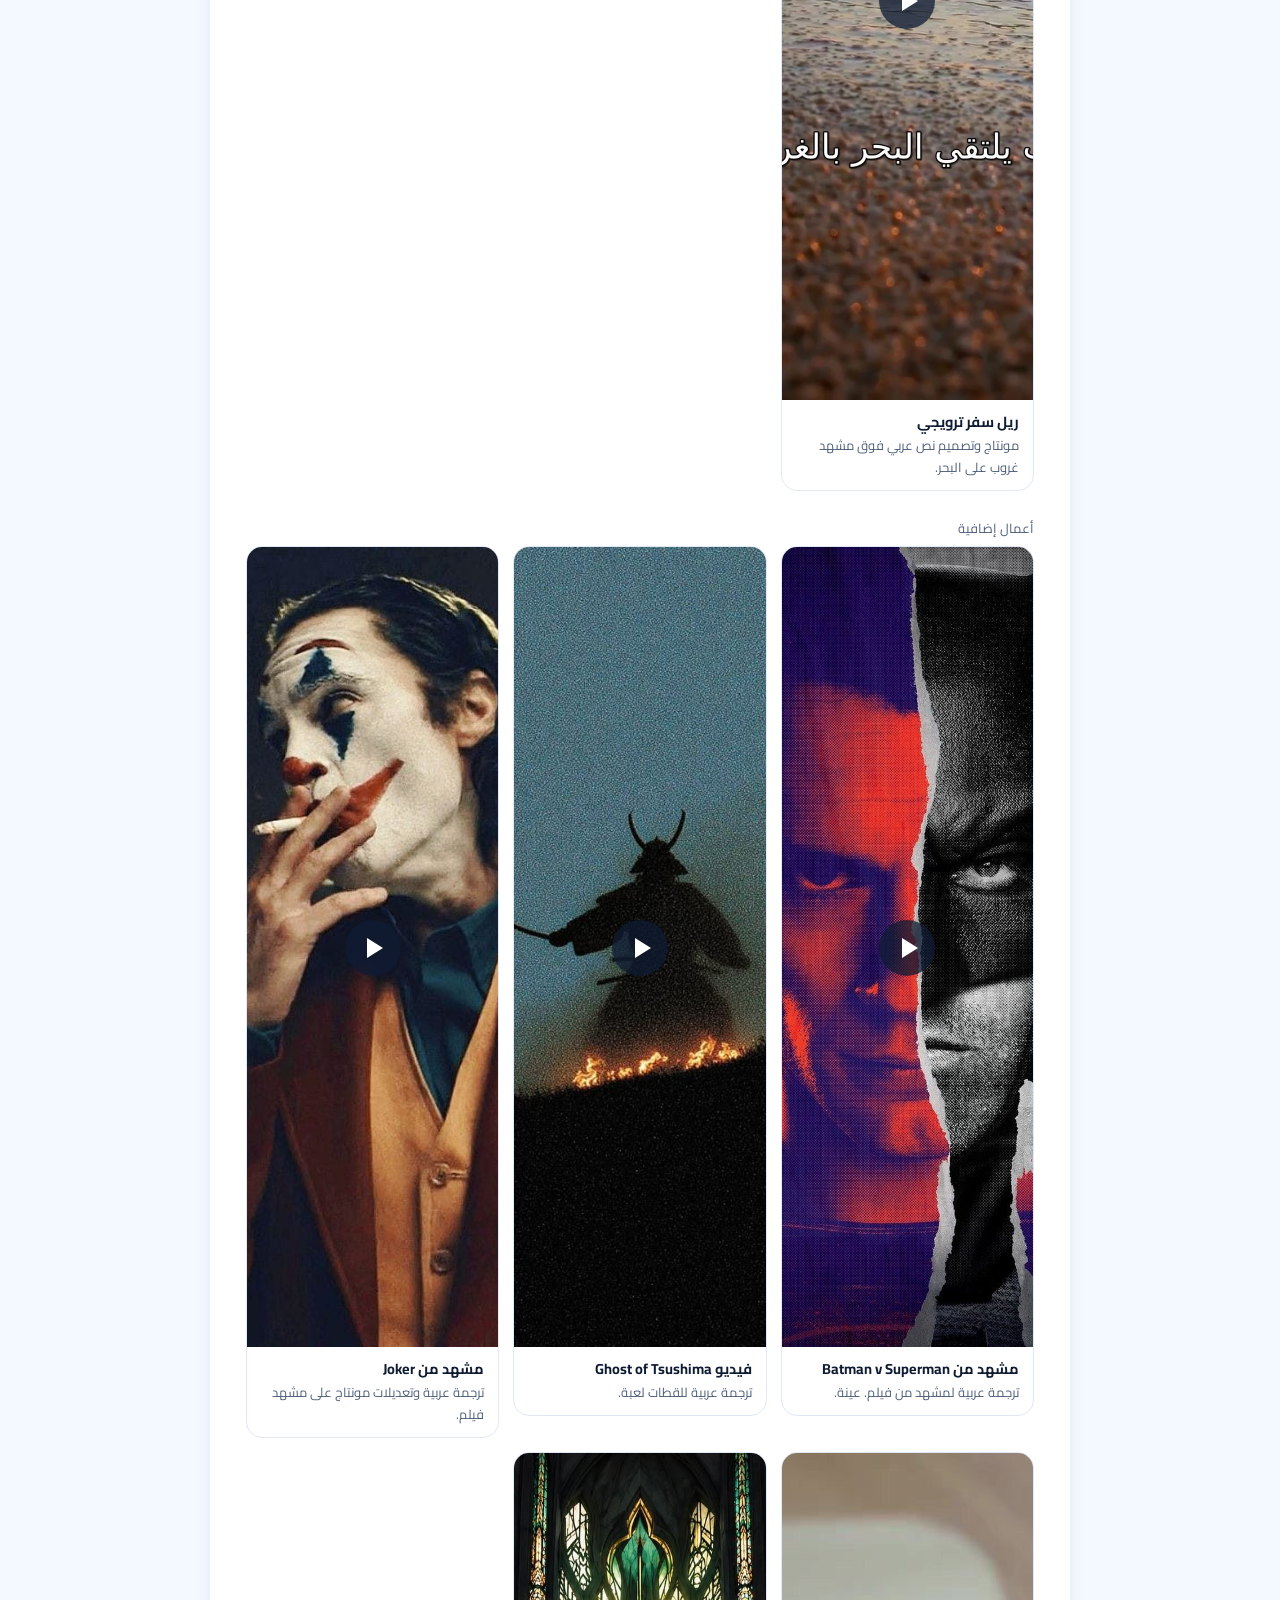
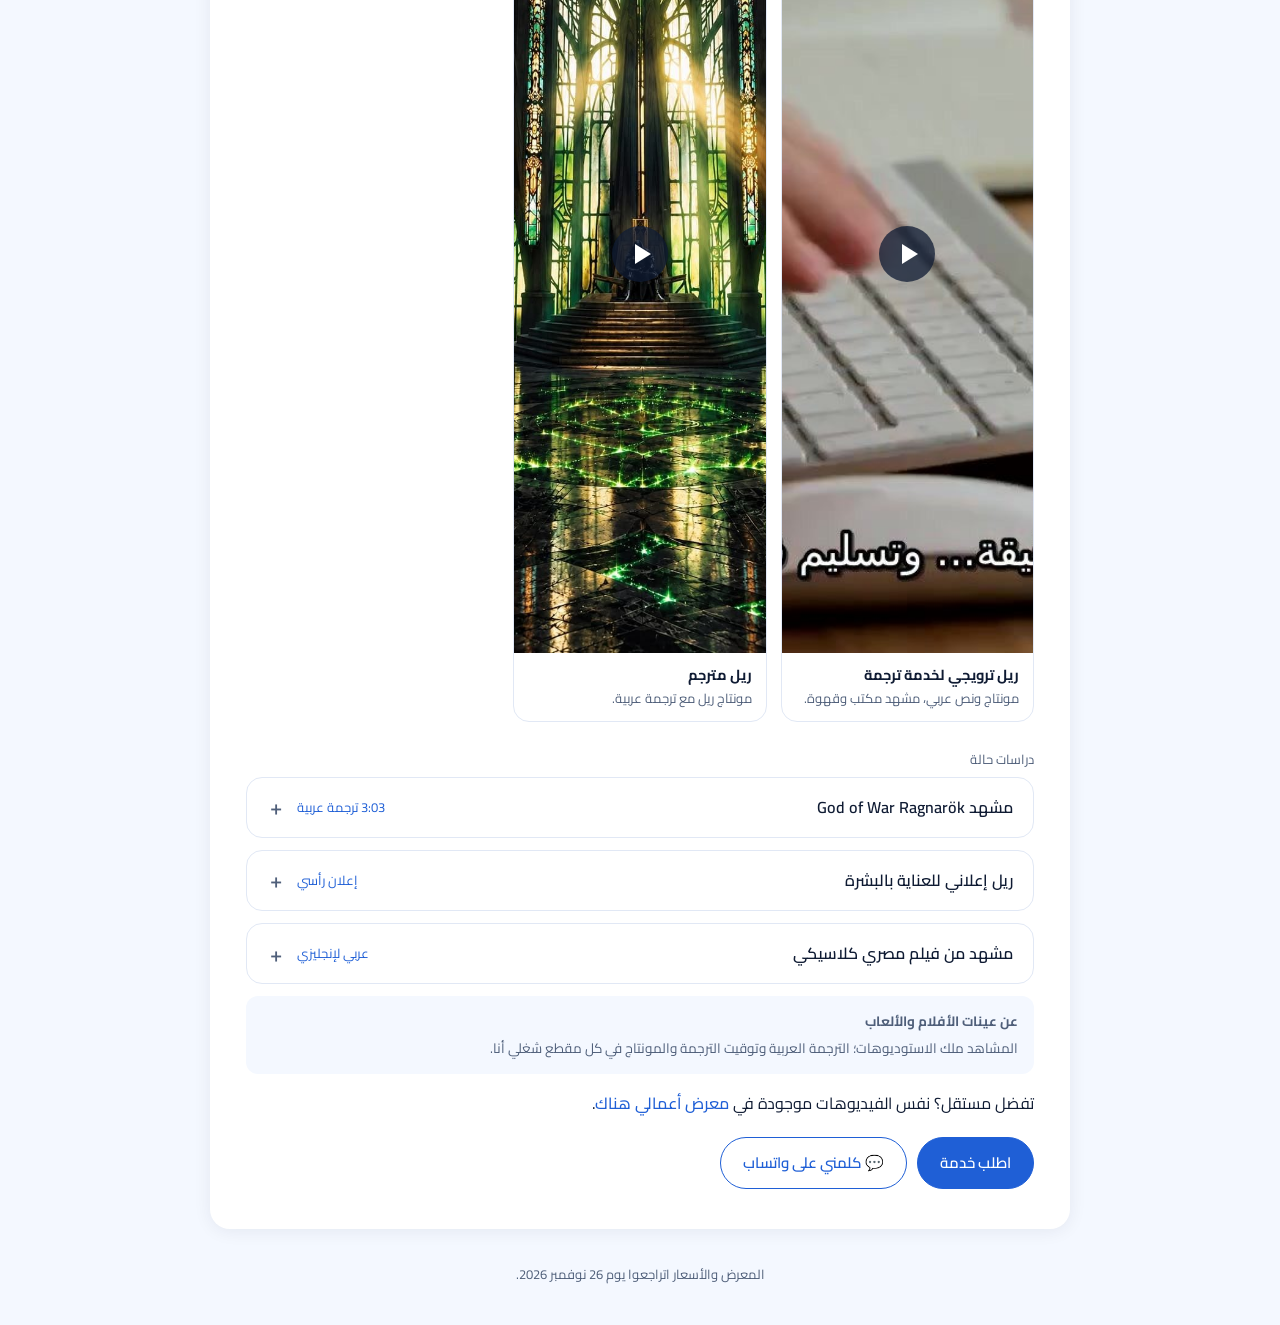
<file: ar-work.html>
<!DOCTYPE html>
<html lang="ar" dir="rtl">
<head><meta charset="UTF-8"><meta name="viewport" content="width=device-width, initial-scale=1">
<title>أعمال مختارة | محمد عمرو</title>
<meta name="description" content="بعمل مونتاج للفيديوهات القصيرة، وبضيف ترجمة عربية واضحة، وبعمل مواقع تفاعلية. لغتي الأم العربية وبتكلم إنجليزي كويس. ابعتلي الفيديو وهترجعلك حاجة جاهزة للنشر.">
<link rel="icon" type="image/svg+xml" href="logo.svg">
<link rel="canonical" href="https://mohamedamrcut.github.io/ar-work.html">
<link rel="alternate" hreflang="en" href="https://mohamedamrcut.github.io/work.html">
<link rel="alternate" hreflang="ar" href="https://mohamedamrcut.github.io/ar-work.html">
<link rel="alternate" hreflang="x-default" href="https://mohamedamrcut.github.io/index.html">
<meta name="theme-color" content="#f4f8ff">
<meta property="og:type" content="website">
<meta property="og:site_name" content="Mohamed Amr">
<meta property="og:title" content="أعمال مختارة | محمد عمرو">
<meta property="og:description" content="بعمل مونتاج للفيديوهات القصيرة، وبضيف ترجمة عربية واضحة، وبعمل مواقع تفاعلية. لغتي الأم العربية وبتكلم إنجليزي كويس. ابعتلي الفيديو وهترجعلك حاجة جاهزة للنشر.">
<meta property="og:url" content="https://mohamedamrcut.github.io/ar-work.html">
<meta property="og:image" content="https://mohamedamrcut.github.io/og.jpg">
<meta name="twitter:card" content="summary_large_image">
<link rel="preconnect" href="https://fonts.googleapis.com"><link rel="preconnect" href="https://fonts.gstatic.com" crossorigin>
<link href="https://fonts.googleapis.com/css2?family=Cairo:wght@400;600;700&display=swap" rel="stylesheet">
<link rel="stylesheet" href="style.css">
<style>:root{--f:Cairo;--fh:Cairo}</style>
</head><body>
<header><div class="bar"><a class="brand" href="ar.html"><img src="logo.svg" alt="" width="30" height="30">محمد عمرو</a><nav><a href="ar.html">الرئيسية</a><a href="ar-services.html">الخدمات</a><a href="ar-work.html" class=on>الأعمال</a><a href="ar-contact.html">تواصل</a></nav><a class="sw" href="work.html" hreflang="en">English</a></div></header>
<main>
<section class="card"><h1>أعمال مختارة</h1><p>تسع عينات. دوس على أي صورة تشغل الفيديو هنا مباشرة.</p><div class="filters"><button class="chip on" data-f="all">الكل</button><button class="chip" data-f="edit">مونتاج</button><button class="chip" data-f="sub">ترجمة</button></div><div class="grid"><div class="work" data-t="sub"><button class="vp" data-v="gow" aria-label="شغل الفيديو: مشهد من God of War Ragnarök"><img src="gow.jpg" alt="مشهد من God of War Ragnarök" loading="lazy" width="600" height="800"><span class="play"></span></button><div><b>مشهد من God of War Ragnarök</b><span>ترجمة عربية لمشهد من لعبة، مظبوطة على كل لقطة.</span></div></div><div class="work" data-t="edit"><button class="vp" data-v="skincare" aria-label="شغل الفيديو: ريل إعلاني لمنتج عناية بالبشرة"><img src="skincare.jpg" alt="ريل إعلاني لمنتج عناية بالبشرة" loading="lazy" width="600" height="800"><span class="play"></span></button><div><b>ريل إعلاني لمنتج عناية بالبشرة</b><span>مونتاج وكتابة نص إعلاني عربي لريل منتج عناية بالبشرة.</span></div></div><div class="work" data-t="sub"><button class="vp" data-v="egyptian" aria-label="شغل الفيديو: فيلم مصري قديم"><img src="egyptian.jpg" alt="فيلم مصري قديم" loading="lazy" width="600" height="800"><span class="play"></span></button><div><b>فيلم مصري قديم</b><span>مشهد كامل مترجم من العربية للإنجليزية.</span></div></div><div class="work" data-t="edit"><button class="vp" data-v="beach" aria-label="شغل الفيديو: ريل سفر ترويجي"><img src="beach.jpg" alt="ريل سفر ترويجي" loading="lazy" width="600" height="800"><span class="play"></span></button><div><b>ريل سفر ترويجي</b><span>مونتاج وتصميم نص عربي فوق مشهد غروب على البحر.</span></div></div></div><p class="kicker" style="margin-top:26px">أعمال إضافية</p><div class="grid"><div class="work" data-t="sub"><button class="vp" data-v="bvs" aria-label="شغل الفيديو: مشهد من Batman v Superman"><img src="bvs.jpg" alt="مشهد من Batman v Superman" loading="lazy" width="600" height="800"><span class="play"></span></button><div><b>مشهد من Batman v Superman</b><span>ترجمة عربية لمشهد من فيلم. عينة.</span></div></div><div class="work" data-t="sub"><button class="vp" data-v="tsushima" aria-label="شغل الفيديو: فيديو Ghost of Tsushima"><img src="tsushima.jpg" alt="فيديو Ghost of Tsushima" loading="lazy" width="600" height="800"><span class="play"></span></button><div><b>فيديو Ghost of Tsushima</b><span>ترجمة عربية للقطات لعبة.</span></div></div><div class="work" data-t="sub"><button class="vp" data-v="joker" aria-label="شغل الفيديو: مشهد من Joker"><img src="joker.jpg" alt="مشهد من Joker" loading="lazy" width="600" height="800"><span class="play"></span></button><div><b>مشهد من Joker</b><span>ترجمة عربية وتعديلات مونتاج على مشهد فيلم.</span></div></div><div class="work" data-t="edit"><button class="vp" data-v="desk" aria-label="شغل الفيديو: ريل ترويجي لخدمة ترجمة"><img src="desk.jpg" alt="ريل ترويجي لخدمة ترجمة" loading="lazy" width="600" height="800"><span class="play"></span></button><div><b>ريل ترويجي لخدمة ترجمة</b><span>مونتاج ونص عربي، مشهد مكتب وقهوة.</span></div></div><div class="work" data-t="sub"><button class="vp" data-v="reel" aria-label="شغل الفيديو: ريل مترجم"><img src="reel.jpg" alt="ريل مترجم" loading="lazy" width="600" height="800"><span class="play"></span></button><div><b>ريل مترجم</b><span>مونتاج ريل مع ترجمة عربية.</span></div></div></div><p class="kicker" style="margin-top:26px">دراسات حالة</p><details class="cs"><summary>مشهد God of War Ragnarök<span class="pr">3:03 ترجمة عربية</span></summary><div class="dbody"><dl><dt>الهدف</dt><dd>عينة ترجمة عربية كاملة لمشهد قصصي.</dd><dt>اللي عملته</dt><dd>ترجمت الحوار لعربية طبيعية، ظبطت كل سطر على الكلام لقطة بلقطة، خليت الخط أبيض صغير وواضح جوه الكادر وراجعت سطر سطر.</dd><dt>الأدوات</dt><dd>محرر ترجمة، مسودة أولى بالذكاء الاصطناعي، مراجعة يدوية.</dd><dt>التسليم</dt><dd>المشهد كامل بترجمة عربية نضيفة. المشهد نفسه ملك سوني إنتراكتيف إنترتينمنت / ستوديو سانتا مونيكا.</dd></dl></div></details><details class="cs"><summary>ريل إعلاني للعناية بالبشرة<span class="pr">إعلان رأسي</span></summary><div class="dbody"><dl><dt>الهدف</dt><dd>ريل رأسي قصير بإحساس إعلان مدفوع.</dd><dt>اللي عملته</dt><dd>اخترت أقوى اللقطات، ظبطت الإيقاع، كتبت النص الإعلاني العربي، ظبطت الكابشن على الصوت وختمت بدعوة للتواصل.</dd><dt>الأدوات</dt><dd>كاب كات، تحضير بمساعدة الذكاء الاصطناعي، مراجعة يدوية كاملة.</dd><dt>التسليم</dt><dd>ريل جاهز للنشر.</dd></dl></div></details><details class="cs"><summary>مشهد من فيلم مصري كلاسيكي<span class="pr">عربي لإنجليزي</span></summary><div class="dbody"><dl><dt>الهدف</dt><dd>ترجمة إنجليزية لمشهد عربي كامل.</dd><dt>اللي عملته</dt><dd>ترجمت المعنى مش حرفي، خليت السطور قصيرة ومريحة للقراءة ومتظبطة على أداء الممثلين.</dd><dt>الأدوات</dt><dd>نفس الأسلوب مع مراجعتين.</dd><dt>التسليم</dt><dd>المشهد كامل بترجمة إنجليزية.</dd></dl></div></details><div class="note"><b>عن عينات الأفلام والألعاب</b>المشاهد ملك الاستوديوهات؛ الترجمة العربية وتوقيت الترجمة والمونتاج في كل مقطع شغلي أنا.</div><p>تفضل مستقل؟ نفس الفيديوهات موجودة في <a href="https://mostaql.com/u/Mohamed13314/portfolio">معرض أعمالي هناك</a>.</p><div class="btns"><a class="btn p" href="ar-contact.html">اطلب خدمة</a><a class="btn" href="https://wa.me/201210699651" target="_blank" rel="noopener">💬 كلمني على واتساب</a></div></section>
</main><footer>المعرض والأسعار اتراجعوا يوم 26 نوفمبر 2026.</footer>
<a class="btn p fab" href="https://wa.me/201210699651" target="_blank" rel="noopener" aria-label="WhatsApp">💬</a>
<div id="lb"><img id="lbi" alt=""></div><script src="script.js"></script></body></html>
</file>
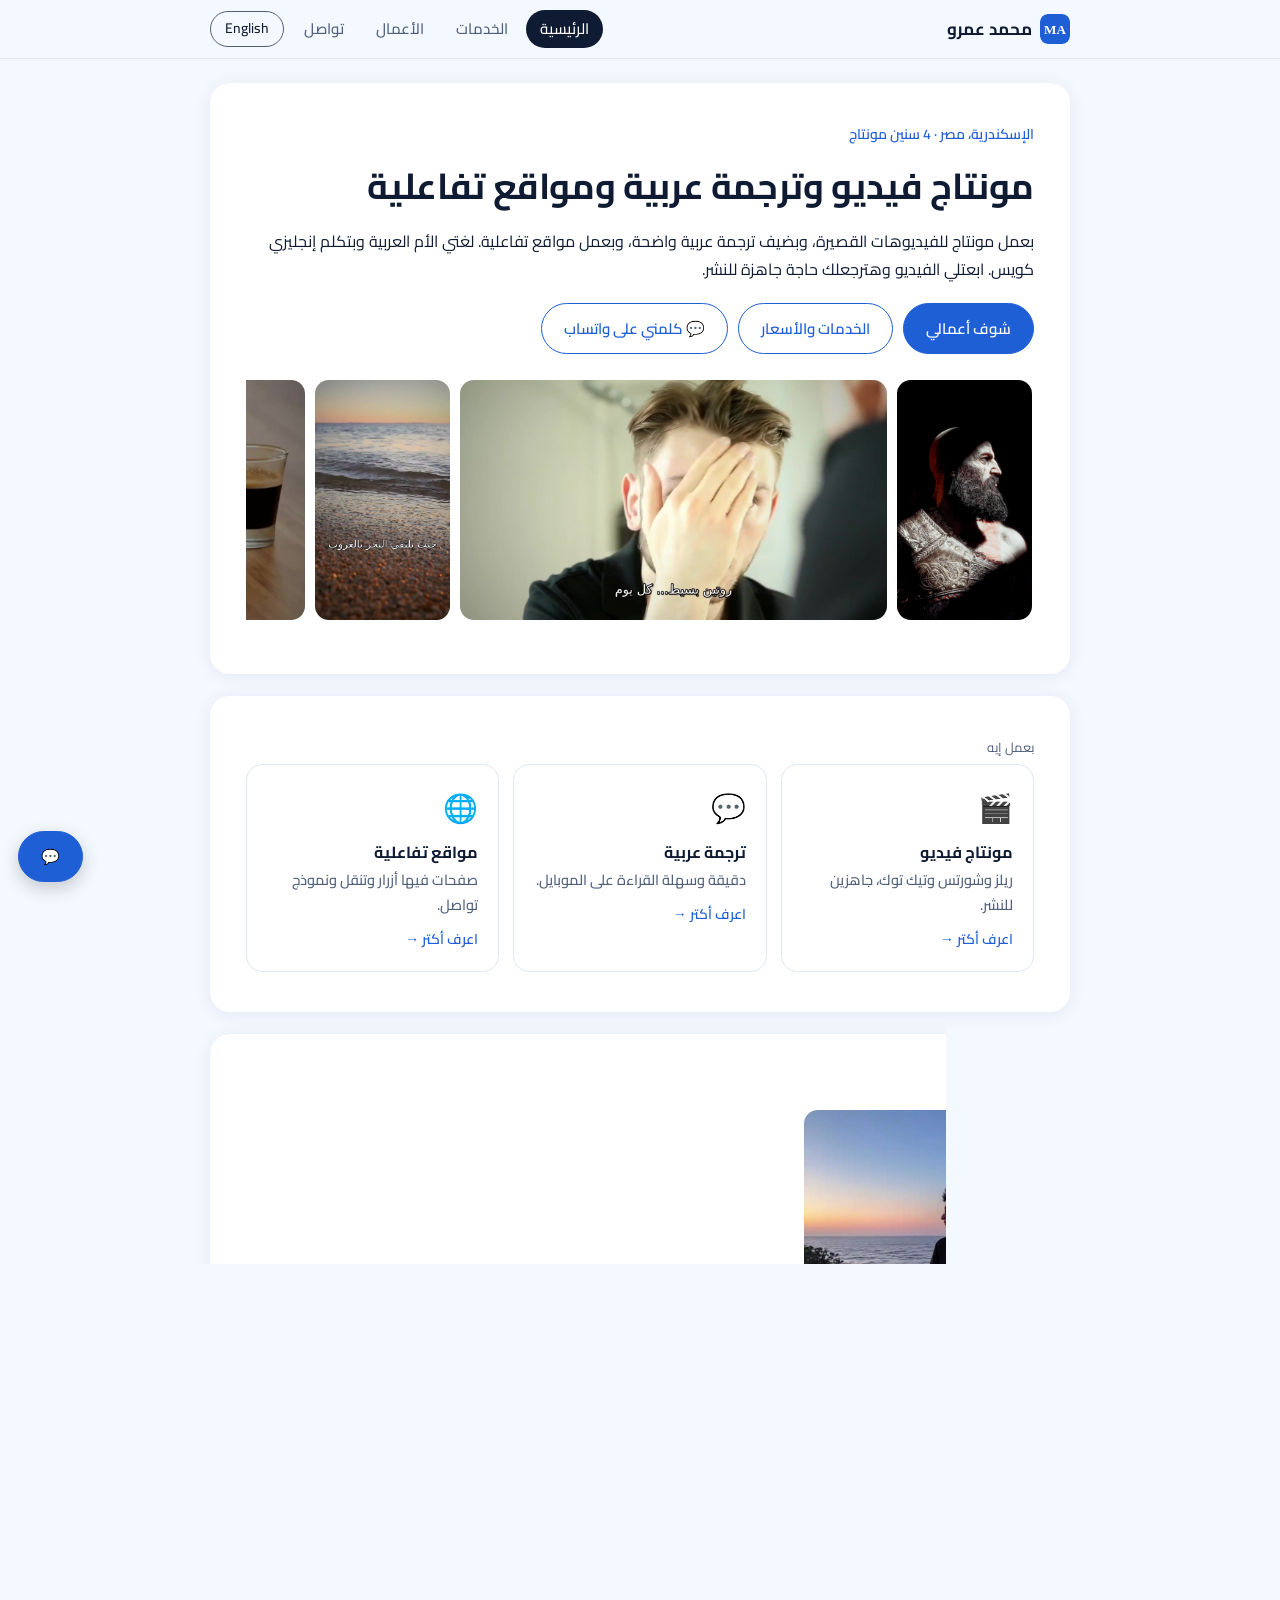
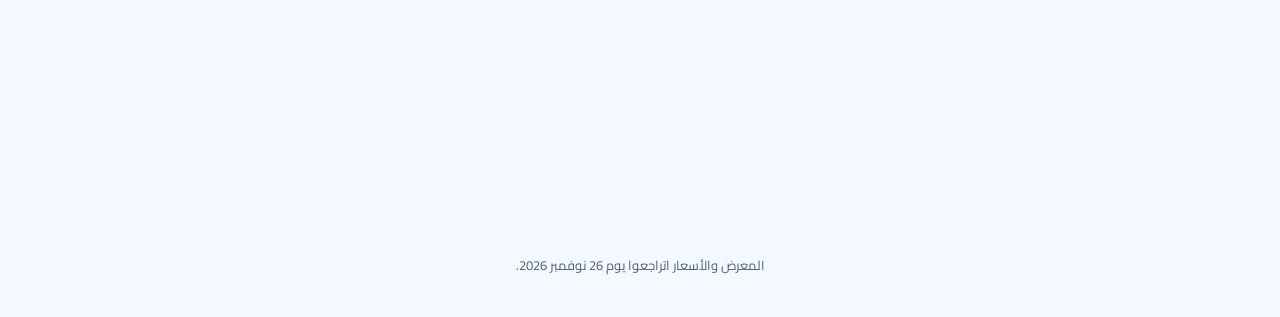
<file: ar.html>
<!DOCTYPE html>
<html lang="ar" dir="rtl">
<head><meta charset="UTF-8"><meta name="viewport" content="width=device-width, initial-scale=1">
<title>محمد عمرو | مونتاج فيديو وترجمة عربية ومواقع تفاعلية</title>
<meta name="description" content="بعمل مونتاج للفيديوهات القصيرة، وبضيف ترجمة عربية واضحة، وبعمل مواقع تفاعلية. لغتي الأم العربية وبتكلم إنجليزي كويس. ابعتلي الفيديو وهترجعلك حاجة جاهزة للنشر.">
<link rel="icon" type="image/svg+xml" href="logo.svg">
<link rel="canonical" href="https://mohamedamrcut.github.io/ar.html">
<link rel="alternate" hreflang="en" href="https://mohamedamrcut.github.io/index.html">
<link rel="alternate" hreflang="ar" href="https://mohamedamrcut.github.io/ar.html">
<link rel="alternate" hreflang="x-default" href="https://mohamedamrcut.github.io/index.html">
<meta name="theme-color" content="#f4f8ff">
<meta property="og:type" content="website">
<meta property="og:site_name" content="Mohamed Amr">
<meta property="og:title" content="محمد عمرو | مونتاج فيديو وترجمة عربية ومواقع تفاعلية">
<meta property="og:description" content="بعمل مونتاج للفيديوهات القصيرة، وبضيف ترجمة عربية واضحة، وبعمل مواقع تفاعلية. لغتي الأم العربية وبتكلم إنجليزي كويس. ابعتلي الفيديو وهترجعلك حاجة جاهزة للنشر.">
<meta property="og:url" content="https://mohamedamrcut.github.io/ar.html">
<meta property="og:image" content="https://mohamedamrcut.github.io/og.jpg">
<meta name="twitter:card" content="summary_large_image">
<script type="application/ld+json">{"@context":"https://schema.org","@type":"ProfessionalService","name":"Mohamed Amr - Video Editing & Arabic Subtitles","url":"https://mohamedamrcut.github.io/","image":"https://mohamedamrcut.github.io/og.jpg","telephone":"+201210699651","email":"mamr97794@gmail.com","address":{"@type":"PostalAddress","addressLocality":"Alexandria","addressCountry":"EG"},"sameAs":["https://mostaql.com/u/Mohamed13314","https://www.fiverr.com/mohamedamr_cut","https://www.freelancer.com/u/mohamedamrcut","https://www.linkedin.com/in/mohamed-amr-85429a452/"],"priceRange":"$"}</script>
<link rel="preconnect" href="https://fonts.googleapis.com"><link rel="preconnect" href="https://fonts.gstatic.com" crossorigin>
<link href="https://fonts.googleapis.com/css2?family=Cairo:wght@400;600;700&display=swap" rel="stylesheet">
<link rel="stylesheet" href="style.css">
<style>:root{--f:Cairo;--fh:Cairo}</style>
</head><body>
<header><div class="bar"><a class="brand" href="ar.html"><img src="logo.svg" alt="" width="30" height="30">محمد عمرو</a><nav><a href="ar.html" class=on>الرئيسية</a><a href="ar-services.html">الخدمات</a><a href="ar-work.html">الأعمال</a><a href="ar-contact.html">تواصل</a></nav><a class="sw" href="index.html" hreflang="en">English</a></div></header>
<main>
<section class="card"><p class="fact">الإسكندرية، مصر · 4 سنين مونتاج</p><h1>مونتاج فيديو وترجمة عربية ومواقع تفاعلية</h1><p>بعمل مونتاج للفيديوهات القصيرة، وبضيف ترجمة عربية واضحة، وبعمل مواقع تفاعلية. لغتي الأم العربية وبتكلم إنجليزي كويس. ابعتلي الفيديو وهترجعلك حاجة جاهزة للنشر.</p>
<div class="btns"><a class="btn p" href="ar-work.html">شوف أعمالي</a><a class="btn" href="ar-services.html">الخدمات والأسعار</a><a class="btn" href="https://wa.me/201210699651" target="_blank" rel="noopener">💬 كلمني على واتساب</a></div>
<div class="strip"><img data-zoom src="gow.jpg" alt="مشهد من God of War Ragnarök"><img data-zoom src="skincare.jpg" alt="ريل إعلاني لمنتج عناية بالبشرة"><img data-zoom src="beach.jpg" alt="ريل سفر ترويجي"><img data-zoom src="desk.jpg" alt="ريل ترويجي لخدمة ترجمة"></div></section>
<section class="card"><p class="kicker">بعمل إيه</p><div class="cards"><a class="mini" href="ar-services.html#edit"><span class="ic">🎬</span><b>مونتاج فيديو</b><span>ريلز وشورتس وتيك توك، جاهزين للنشر.</span><em>اعرف أكتر →</em></a><a class="mini" href="ar-services.html#sub"><span class="ic">💬</span><b>ترجمة عربية</b><span>دقيقة وسهلة القراءة على الموبايل.</span><em>اعرف أكتر →</em></a><a class="mini" href="ar-services.html#web"><span class="ic">🌐</span><b>مواقع تفاعلية</b><span>صفحات فيها أزرار وتنقل ونموذج تواصل.</span><em>اعرف أكتر →</em></a></div></section>
<section class="card"><p class="kicker">نبذة</p><figure><img src="sunset.jpg" alt="محمد عمرو، مونتير ومترجم عربي من الإسكندرية."><figcaption>محمد عمرو، مونتير ومترجم عربي من الإسكندرية.</figcaption></figure><p>باستخدم أدوات ذكاء اصطناعي لتسريع جزء من الشغل، وكل فيديو بيتراجع يدويًا بالكامل قبل التسليم. المواعيد والتفاصيل الصغيرة هي الشغل كله، وبتعامل معاها كده.</p><div class="btns"><a class="btn p" href="https://wa.me/201210699651" target="_blank" rel="noopener">💬 كلمني على واتساب</a><a class="btn" href="tel:+201210699651">📞 اتصل</a><a class="btn" href="mailto:mamr97794@gmail.com">✉️ ابعتلي إيميل</a></div></section>
<section class="card" id="rv" data-l="ar" data-u="https://yijzzkixflpbzbpsefak.supabase.co" data-k="sb_publishable_Kt_xxMXRyuI7ZvkEfktP_g_hFiJs_TH" data-m='{"lang": "ar", "h": "آراء الزوار", "note": "التقييم مفتوح لأي حد، فدي آراء زوار مش شهادات عملاء متأكد منها.", "btn": "سيب تقييم", "nm": "اسمك", "st": "تقييمك", "cm": "تعليقك (لحد 500 حرف، من غير روابط)", "send": "انشر التقييم", "ok": "شكرا، التقييم اتنشر.", "wait": "إنت نشرت تقييم من شوية. جرب تاني بعد كام دقيقة.", "link": "الروابط مش مسموحة في التقييمات.", "err": "معرفناش ننشر التقييم. جرب تاني بعدين.", "pick": "اختار تقييم من 1 لـ 5 نجوم.", "avg": "المتوسط من", "rv": "تقييم", "rvs": "تقييمات"}'><p class="kicker">آراء الزوار</p><div id="rv-sum" hidden></div><ul id="rv-list" class="rvl"></ul><button class="btn" type="button" id="rv-open">سيب تقييم</button><form id="rv-form" hidden><label for="rv-n">اسمك</label><input id="rv-n" maxlength="60" required autocomplete="name"><label id="rv-sl">تقييمك</label><div class="stars" role="radiogroup" aria-labelledby="rv-sl"></div><label for="rv-c">تعليقك (لحد 500 حرف، من غير روابط)</label><textarea id="rv-c" rows="4" maxlength="500" required></textarea><input id="rv-h" class="hp" tabindex="-1" autocomplete="off" aria-hidden="true"><p class="note" id="rv-msg" role="status"></p><button class="btn solid" type="submit">انشر التقييم</button></form><p class="note">التقييم مفتوح لأي حد، فدي آراء زوار مش شهادات عملاء متأكد منها.</p></section>
</main><footer>المعرض والأسعار اتراجعوا يوم 26 نوفمبر 2026.</footer>
<a class="btn p fab" href="https://wa.me/201210699651" target="_blank" rel="noopener" aria-label="WhatsApp">💬</a>
<div id="lb"><img id="lbi" alt=""></div><script src="script.js"></script></body></html>
</file>
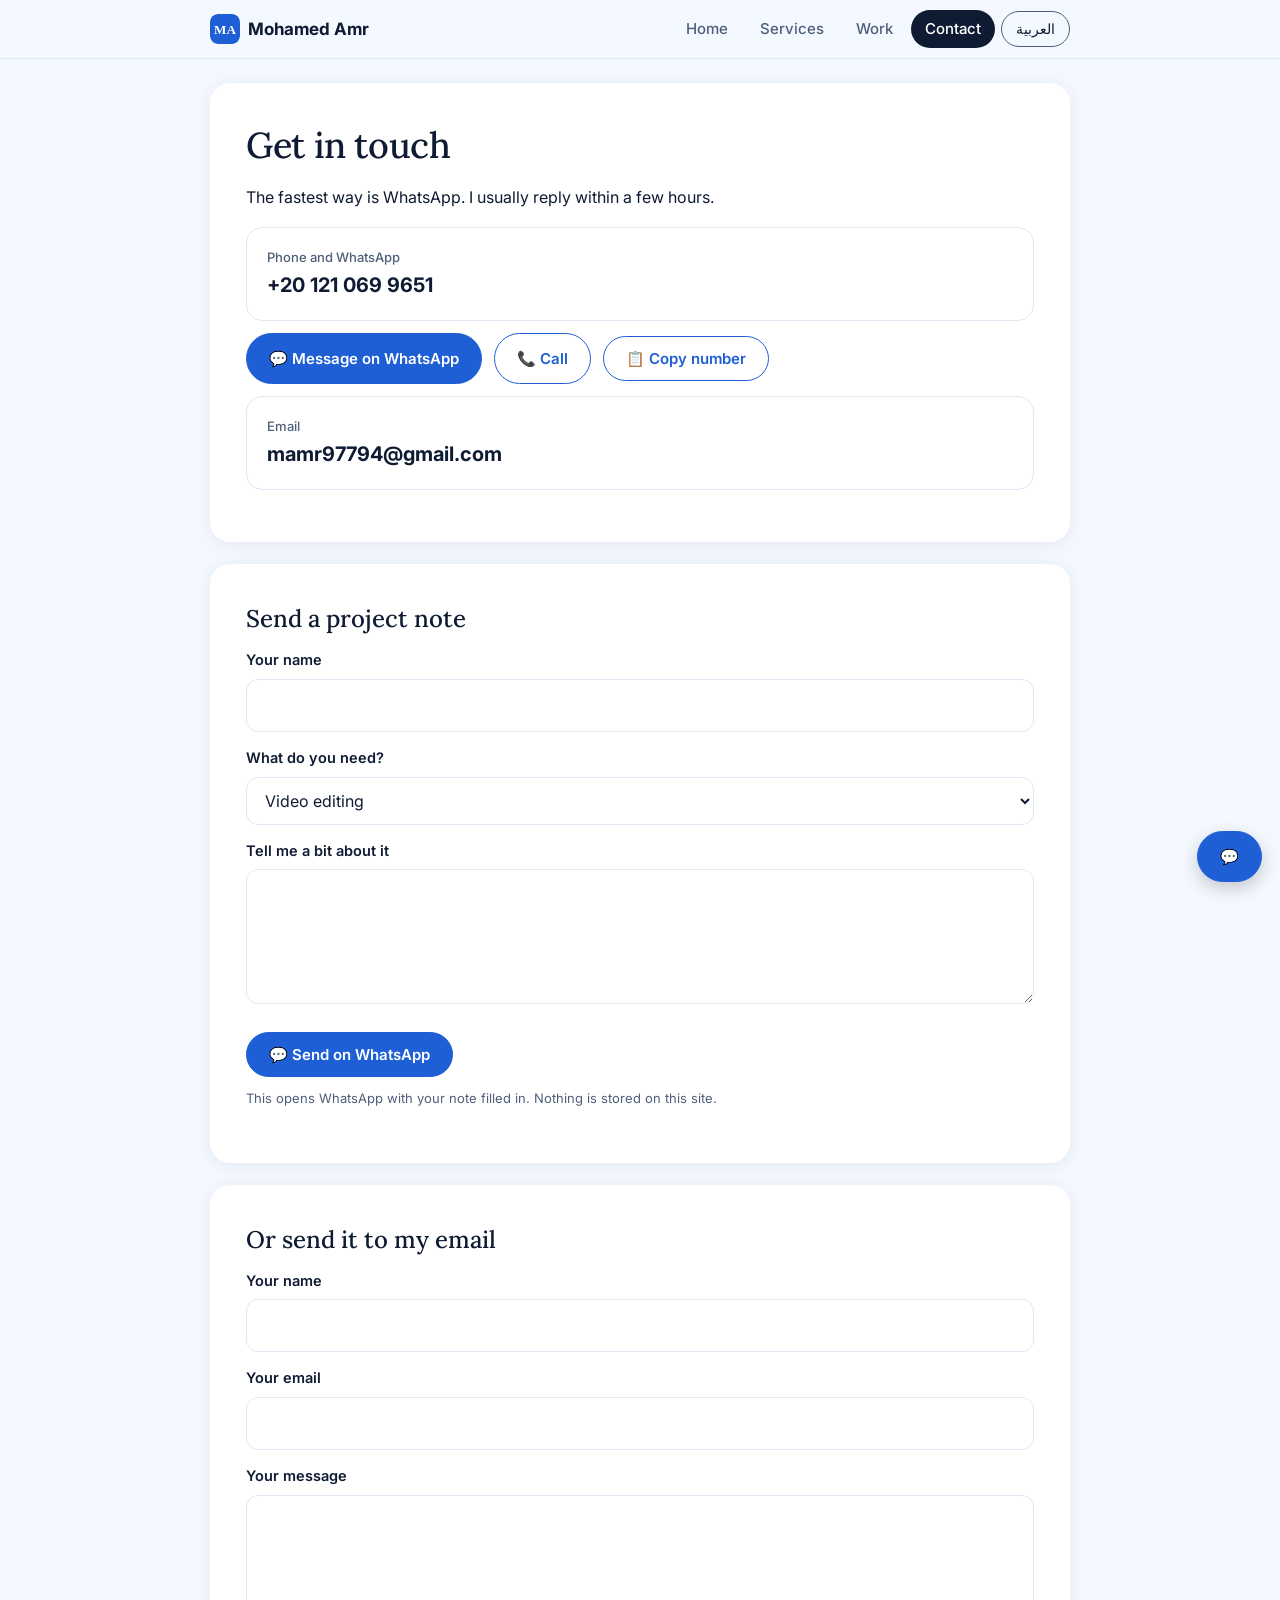
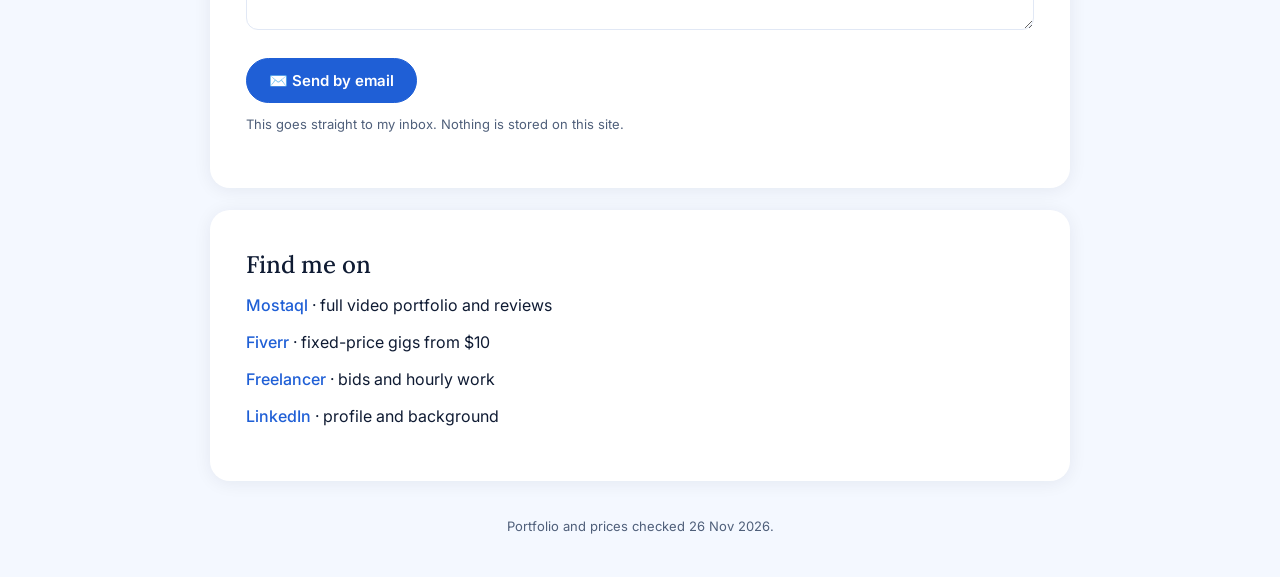
<file: contact.html>
<!DOCTYPE html>
<html lang="en" dir="ltr">
<head><meta charset="UTF-8"><meta name="viewport" content="width=device-width, initial-scale=1">
<title>Contact | Mohamed Amr</title>
<meta name="description" content="I edit short-form videos, add clean Arabic subtitles and build interactive websites. Native Arabic speaker, conversational English. Send the footage, get back something ready to post.">
<link rel="icon" type="image/svg+xml" href="logo.svg">
<link rel="canonical" href="https://mohamedamrcut.github.io/contact.html">
<link rel="alternate" hreflang="en" href="https://mohamedamrcut.github.io/contact.html">
<link rel="alternate" hreflang="ar" href="https://mohamedamrcut.github.io/ar-contact.html">
<link rel="alternate" hreflang="x-default" href="https://mohamedamrcut.github.io/index.html">
<meta name="theme-color" content="#f4f8ff">
<meta property="og:type" content="website">
<meta property="og:site_name" content="Mohamed Amr">
<meta property="og:title" content="Contact | Mohamed Amr">
<meta property="og:description" content="I edit short-form videos, add clean Arabic subtitles and build interactive websites. Native Arabic speaker, conversational English. Send the footage, get back something ready to post.">
<meta property="og:url" content="https://mohamedamrcut.github.io/contact.html">
<meta property="og:image" content="https://mohamedamrcut.github.io/og.jpg">
<meta name="twitter:card" content="summary_large_image">
<link rel="preconnect" href="https://fonts.googleapis.com"><link rel="preconnect" href="https://fonts.gstatic.com" crossorigin>
<link href="https://fonts.googleapis.com/css2?family=Inter:wght@400;500;600&family=Lora:wght@500&display=swap" rel="stylesheet">
<link rel="stylesheet" href="style.css">
<style>:root{--f:Inter;--fh:Lora}</style>
</head><body>
<header><div class="bar"><a class="brand" href="index.html"><img src="logo.svg" alt="" width="30" height="30">Mohamed Amr</a><nav><a href="index.html">Home</a><a href="services.html">Services</a><a href="work.html">Work</a><a href="contact.html" class=on>Contact</a></nav><a class="sw" href="ar-contact.html" hreflang="ar">العربية</a></div></header>
<main>
<section class="card"><h1>Get in touch</h1><p>The fastest way is WhatsApp. I usually reply within a few hours.</p>
<a class="big" href="https://wa.me/201210699651" target="_blank" rel="noopener"><small>Phone and WhatsApp</small><b>+20 121 069 9651</b></a>
<div class="row"><a class="btn p" href="https://wa.me/201210699651" target="_blank" rel="noopener">💬 Message on WhatsApp</a><a class="btn" href="tel:+201210699651">📞 Call</a><button class="btn" id="cp" data-done="Copied">📋 Copy number</button></div>
<a class="big" href="mailto:mamr97794@gmail.com"><small>Email</small><b>mamr97794@gmail.com</b></a></section>
<section class="card"><h2>Send a project note</h2><form id="pf" data-pre="Hi Mohamed, I found your portfolio." data-ln="Name" data-lt="Need" data-lm="Note">
<label for="n">Your name</label><input id="n" name="n" required>
<label for="t">What do you need?</label><select id="t" name="t"><option>Video editing</option><option>Arabic subtitles</option><option>Translation</option><option>Interactive website</option><option>Something else</option></select>
<label for="m">Tell me a bit about it</label><textarea id="m" name="m" rows="4" required></textarea>
<div class="btns"><button class="btn p" type="submit">💬 Send on WhatsApp</button></div><p class="hint">This opens WhatsApp with your note filled in. Nothing is stored on this site.</p></form></section>
<section class="card"><h2>Or send it to my email</h2><form action="https://formsubmit.co/mamr97794@gmail.com" method="POST"><input type="hidden" name="_subject" value="Portfolio contact form"><input type="hidden" name="_template" value="table"><input type="hidden" name="_captcha" value="false"><input type="hidden" name="_next" value="https://mohamedamrcut.github.io/thanks.html"><input type="text" name="_honey" class="hp" tabindex="-1" autocomplete="off"><label for="en2">Your name</label><input id="en2" name="name" required><label for="ee">Your email</label><input id="ee" name="email" type="email" required><label for="em">Your message</label><textarea id="em" name="message" rows="4" required></textarea><div class="btns"><button class="btn p" type="submit">✉️ Send by email</button></div><p class="hint">This goes straight to my inbox. Nothing is stored on this site.</p></form></section>
<section class="card"><h2>Find me on</h2><div class="links"><p><a href="https://mostaql.com/u/Mohamed13314">Mostaql</a> · full video portfolio and reviews</p><p><a href="https://www.fiverr.com/mohamedamr_cut">Fiverr</a> · fixed-price gigs from $10</p><p><a href="https://www.freelancer.com/u/mohamedamrcut">Freelancer</a> · bids and hourly work</p><p><a href="https://www.linkedin.com/in/mohamed-amr-85429a452/">LinkedIn</a> · profile and background</p></div></section>
</main><footer>Portfolio and prices checked 26 Nov 2026.</footer>
<a class="btn p fab" href="https://wa.me/201210699651" target="_blank" rel="noopener" aria-label="WhatsApp">💬</a>
<div id="lb"><img id="lbi" alt=""></div><script src="script.js"></script></body></html>
</file>
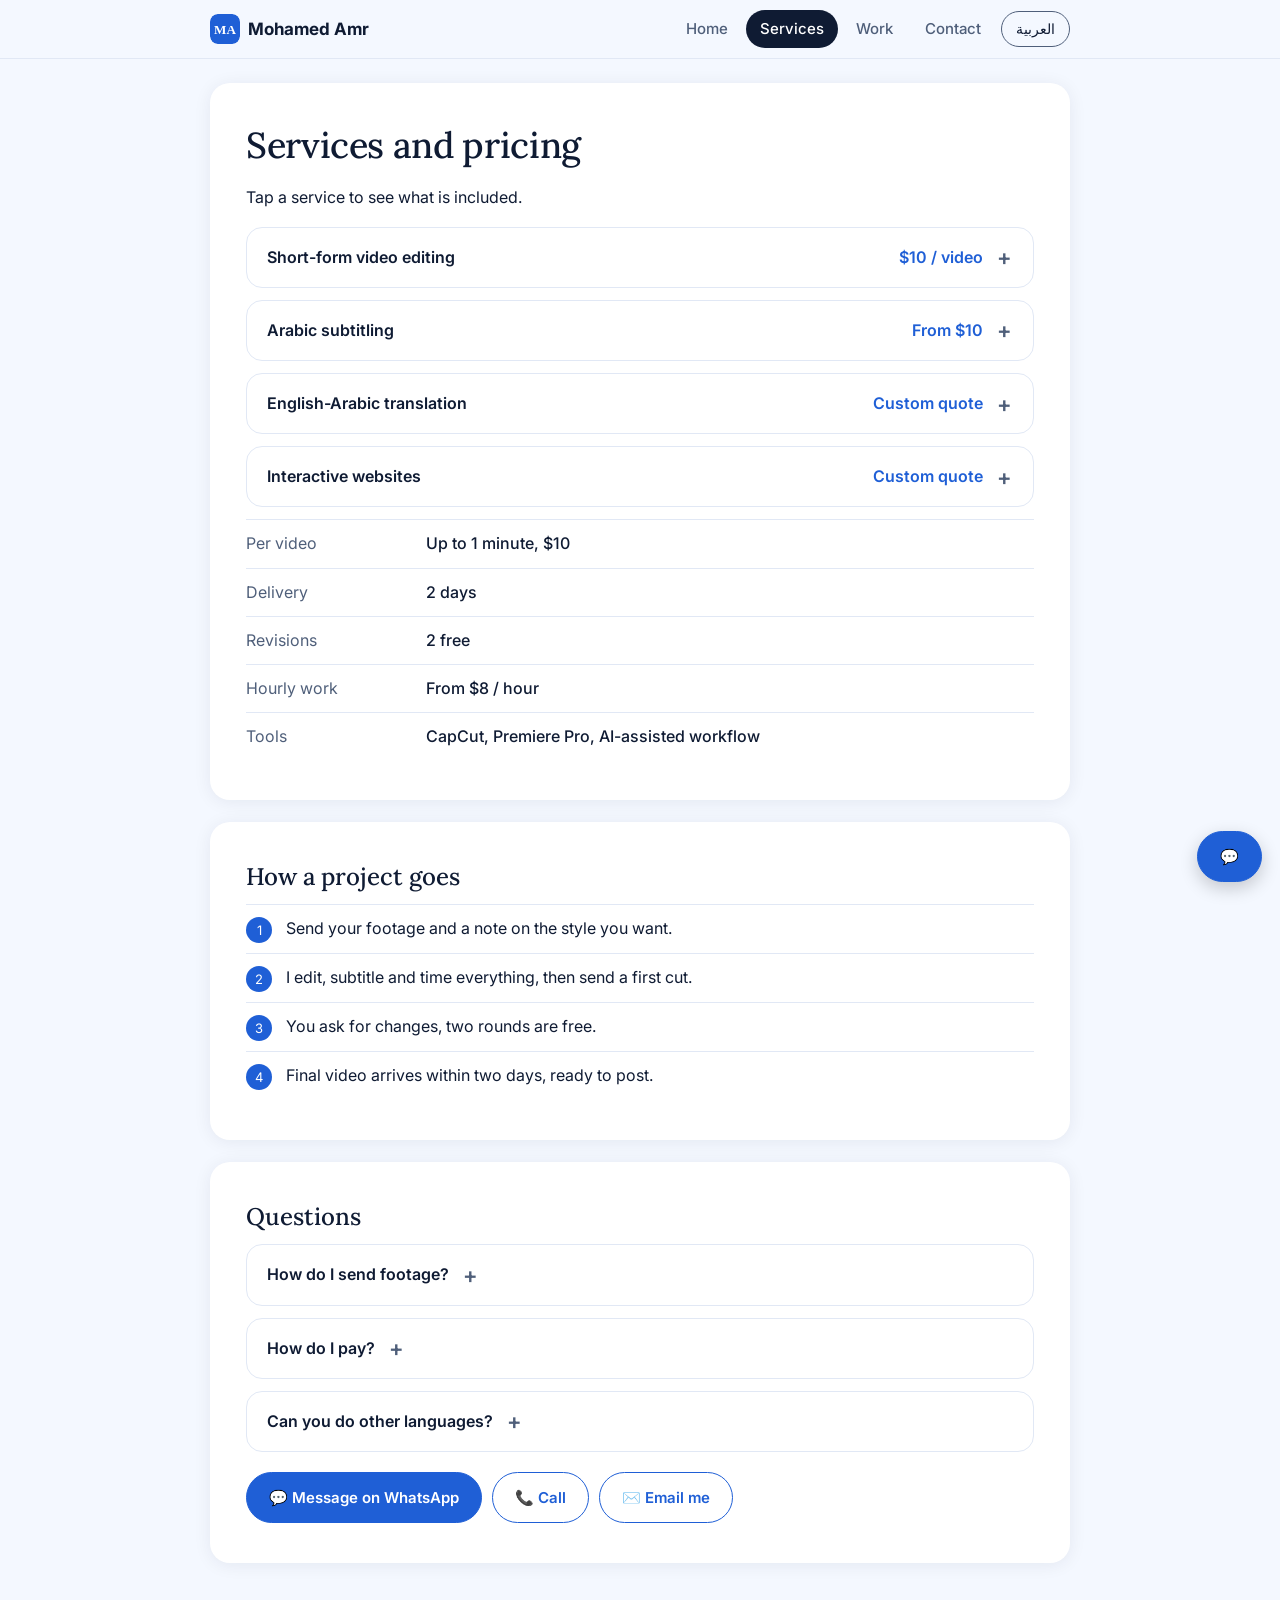
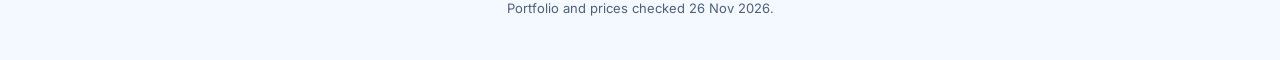
<file: services.html>
<!DOCTYPE html>
<html lang="en" dir="ltr">
<head><meta charset="UTF-8"><meta name="viewport" content="width=device-width, initial-scale=1">
<title>Services and pricing | Mohamed Amr</title>
<meta name="description" content="I edit short-form videos, add clean Arabic subtitles and build interactive websites. Native Arabic speaker, conversational English. Send the footage, get back something ready to post.">
<link rel="icon" type="image/svg+xml" href="logo.svg">
<link rel="canonical" href="https://mohamedamrcut.github.io/services.html">
<link rel="alternate" hreflang="en" href="https://mohamedamrcut.github.io/services.html">
<link rel="alternate" hreflang="ar" href="https://mohamedamrcut.github.io/ar-services.html">
<link rel="alternate" hreflang="x-default" href="https://mohamedamrcut.github.io/index.html">
<meta name="theme-color" content="#f4f8ff">
<meta property="og:type" content="website">
<meta property="og:site_name" content="Mohamed Amr">
<meta property="og:title" content="Services and pricing | Mohamed Amr">
<meta property="og:description" content="I edit short-form videos, add clean Arabic subtitles and build interactive websites. Native Arabic speaker, conversational English. Send the footage, get back something ready to post.">
<meta property="og:url" content="https://mohamedamrcut.github.io/services.html">
<meta property="og:image" content="https://mohamedamrcut.github.io/og.jpg">
<meta name="twitter:card" content="summary_large_image">
<link rel="preconnect" href="https://fonts.googleapis.com"><link rel="preconnect" href="https://fonts.gstatic.com" crossorigin>
<link href="https://fonts.googleapis.com/css2?family=Inter:wght@400;500;600&family=Lora:wght@500&display=swap" rel="stylesheet">
<link rel="stylesheet" href="style.css">
<style>:root{--f:Inter;--fh:Lora}</style>
</head><body>
<header><div class="bar"><a class="brand" href="index.html"><img src="logo.svg" alt="" width="30" height="30">Mohamed Amr</a><nav><a href="index.html">Home</a><a href="services.html" class=on>Services</a><a href="work.html">Work</a><a href="contact.html">Contact</a></nav><a class="sw" href="ar-services.html" hreflang="ar">العربية</a></div></header>
<main>
<section class="card"><h1>Services and pricing</h1><p>Tap a service to see what is included.</p><details id="edit"><summary>Short-form video editing<span class="pr">$10 / video</span></summary><div class="dbody"><p>Reels, Shorts and TikTok. Clean cuts, pacing, captions and sound, ready to post.</p><h4>What is included</h4><ul><li>Up to 1 minute per video</li><li>2-day delivery</li><li>2 free revisions</li></ul><a class="btn p" href="contact.html?s=edit">Ask for a quote</a></div></details><details id="sub"><summary>Arabic subtitling<span class="pr">From $10</span></summary><div class="dbody"><p>Accurate, well-timed Arabic subtitles that stay easy to read on a phone screen.</p><h4>What is included</h4><ul><li>Timed to the speech</li><li>Styled to fit your video</li><li>Reviewed line by line</li></ul><a class="btn p" href="contact.html?s=sub">Ask for a quote</a></div></details><details id="tr"><summary>English-Arabic translation<span class="pr">Custom quote</span></summary><div class="dbody"><p>Articles, scripts and video dialogue, translated by a native Arabic speaker.</p><h4>What is included</h4><ul><li>Both directions</li><li>Reviewed twice</li><li>Quote after you send the text</li></ul><a class="btn p" href="contact.html?s=tr">Ask for a quote</a></div></details><details id="web"><summary>Interactive websites<span class="pr">Custom quote</span></summary><div class="dbody"><p>Multi-page sites with working buttons, navigation, an Arabic and English version, and contact buttons that open WhatsApp, a call or email. This site is the sample.</p><h4>What is included</h4><ul><li>Several pages, not one long scroll</li><li>Arabic (right to left) and English</li><li>Mobile friendly</li><li>Hosted free on GitHub Pages</li></ul><a class="btn p" href="contact.html?s=web">Ask for a quote</a></div></details><dl><dt>Per video</dt><dd>Up to 1 minute, $10</dd><dt>Delivery</dt><dd>2 days</dd><dt>Revisions</dt><dd>2 free</dd><dt>Hourly work</dt><dd>From $8 / hour</dd><dt>Tools</dt><dd>CapCut, Premiere Pro, AI-assisted workflow</dd></dl></section><section class="card"><h2>How a project goes</h2><ol class="steps"><li>Send your footage and a note on the style you want.</li><li>I edit, subtitle and time everything, then send a first cut.</li><li>You ask for changes, two rounds are free.</li><li>Final video arrives within two days, ready to post.</li></ol></section><section class="card"><h2>Questions</h2><details><summary>How do I send footage?</summary><div class=dbody><p>Message me on WhatsApp or email. Google Drive or WeTransfer links work well.</p></div></details><details><summary>How do I pay?</summary><div class=dbody><p>Through the platform where we agree the job, such as Mostaql or Fiverr, or we settle the details when you message me.</p></div></details><details><summary>Can you do other languages?</summary><div class=dbody><p>My subtitles are Arabic and English. Ask me if you need something else.</p></div></details><div class="btns"><a class="btn p" href="https://wa.me/201210699651" target="_blank" rel="noopener">💬 Message on WhatsApp</a><a class="btn" href="tel:+201210699651">📞 Call</a><a class="btn" href="mailto:mamr97794@gmail.com">✉️ Email me</a></div></section>
</main><footer>Portfolio and prices checked 26 Nov 2026.</footer>
<a class="btn p fab" href="https://wa.me/201210699651" target="_blank" rel="noopener" aria-label="WhatsApp">💬</a>
<div id="lb"><img id="lbi" alt=""></div><script src="script.js"></script></body></html>
</file>
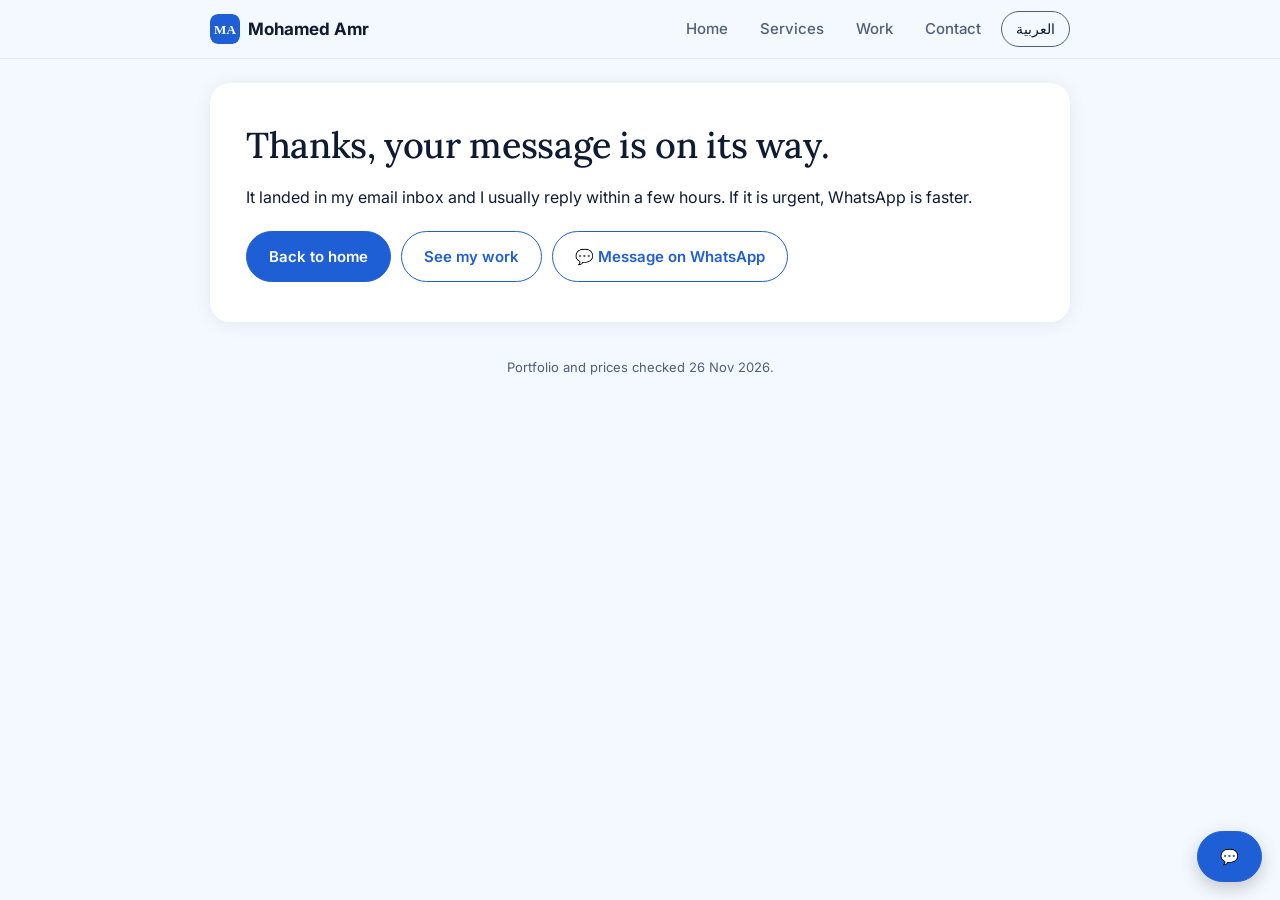
<file: thanks.html>
<!DOCTYPE html>
<html lang="en" dir="ltr">
<head><meta charset="UTF-8"><meta name="viewport" content="width=device-width, initial-scale=1">
<title>Thanks | Mohamed Amr</title>
<meta name="description" content="Thanks, your message is on its way.">
<link rel="icon" type="image/svg+xml" href="logo.svg">
<link rel="preconnect" href="https://fonts.googleapis.com"><link rel="preconnect" href="https://fonts.gstatic.com" crossorigin>
<link href="https://fonts.googleapis.com/css2?family=Inter:wght@400;500;600&family=Lora:wght@500&display=swap" rel="stylesheet">
<link rel="stylesheet" href="style.css">
<style>:root{--f:Inter;--fh:Lora}</style>
</head><body>
<header><div class="bar"><a class="brand" href="index.html"><img src="logo.svg" alt="" width="30" height="30">Mohamed Amr</a><nav><a href="index.html">Home</a><a href="services.html">Services</a><a href="work.html">Work</a><a href="contact.html">Contact</a></nav><a class="sw" href="ar-thanks.html" hreflang="ar">العربية</a></div></header>
<main>
<section class="card"><h1>Thanks, your message is on its way.</h1><p>It landed in my email inbox and I usually reply within a few hours. If it is urgent, WhatsApp is faster.</p>
<div class="btns"><a class="btn p" href="index.html">Back to home</a><a class="btn" href="work.html">See my work</a><a class="btn" href="https://wa.me/201210699651" target="_blank" rel="noopener">💬 Message on WhatsApp</a></div></section>
</main><footer>Portfolio and prices checked 26 Nov 2026.</footer>
<a class="btn p fab" href="https://wa.me/201210699651" target="_blank" rel="noopener" aria-label="WhatsApp">💬</a>
<div id="lb"><img id="lbi" alt=""></div><script src="script.js"></script></body></html>
</file>
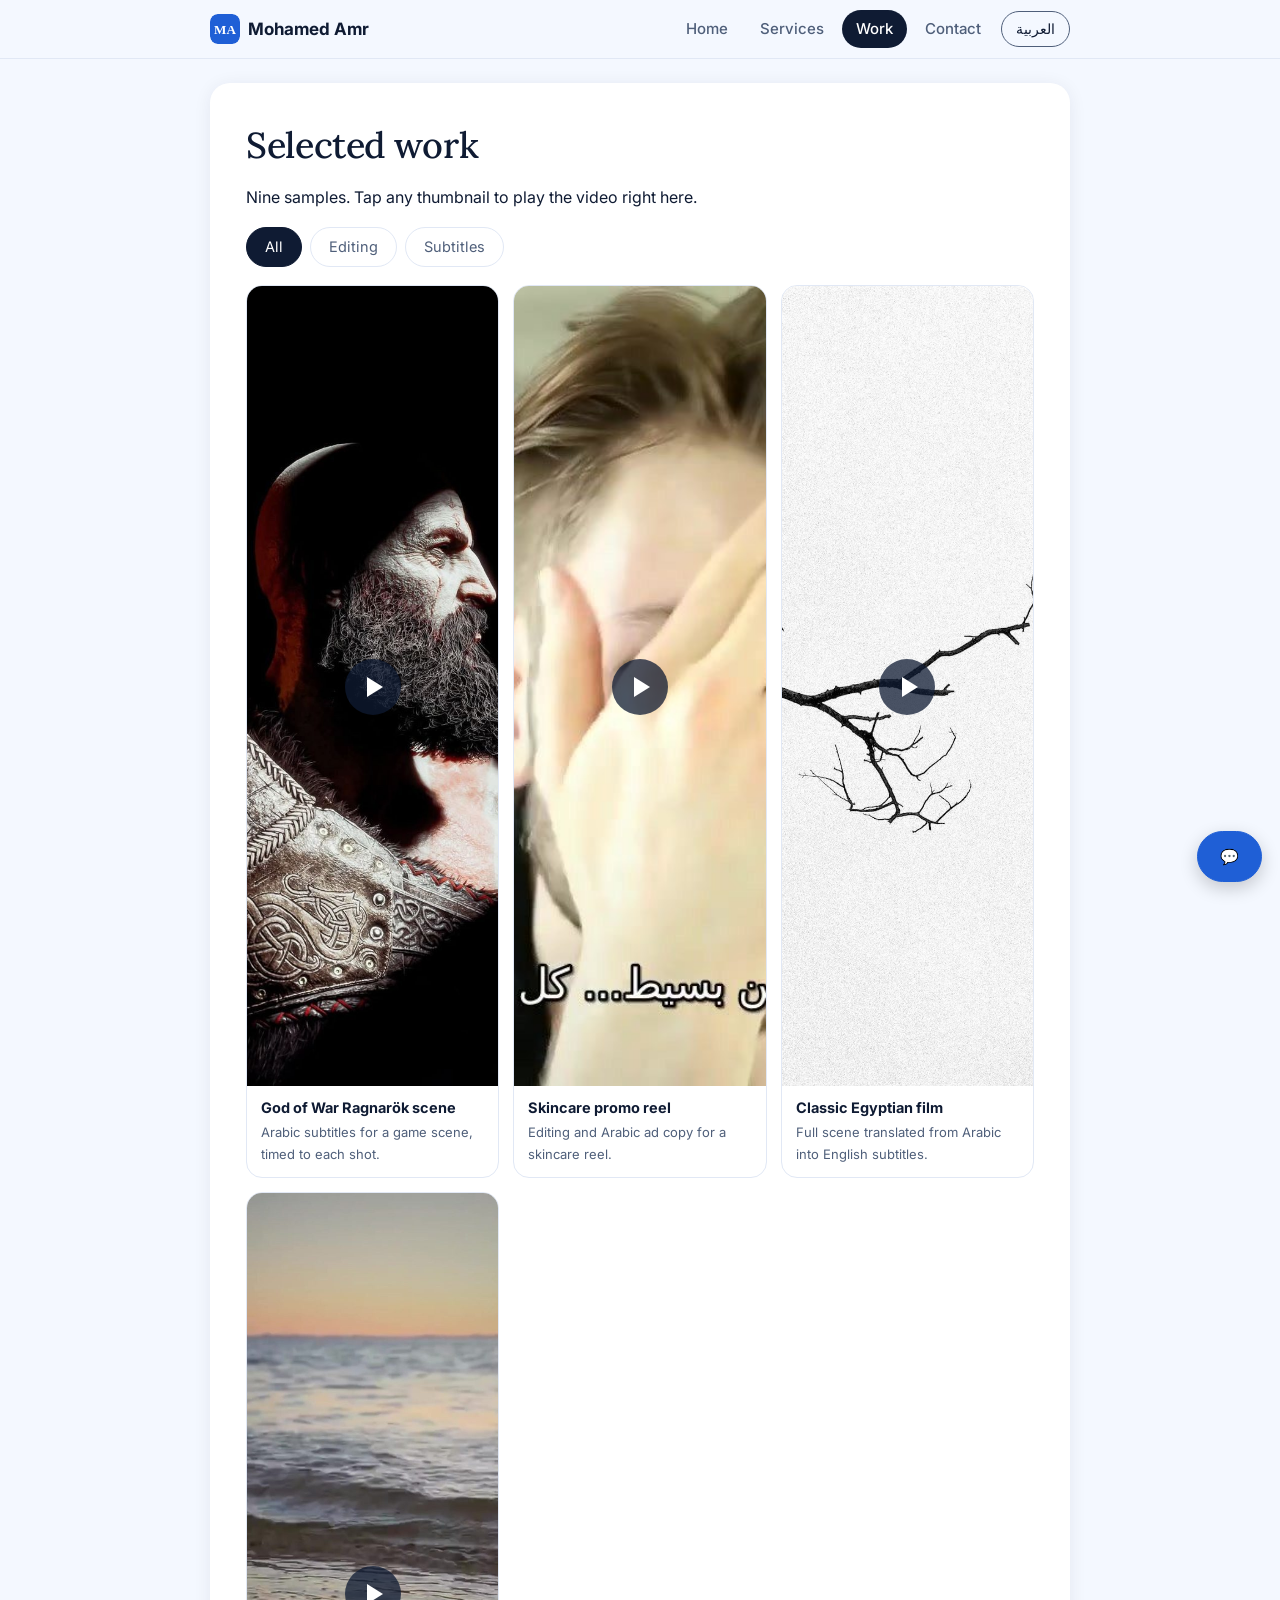
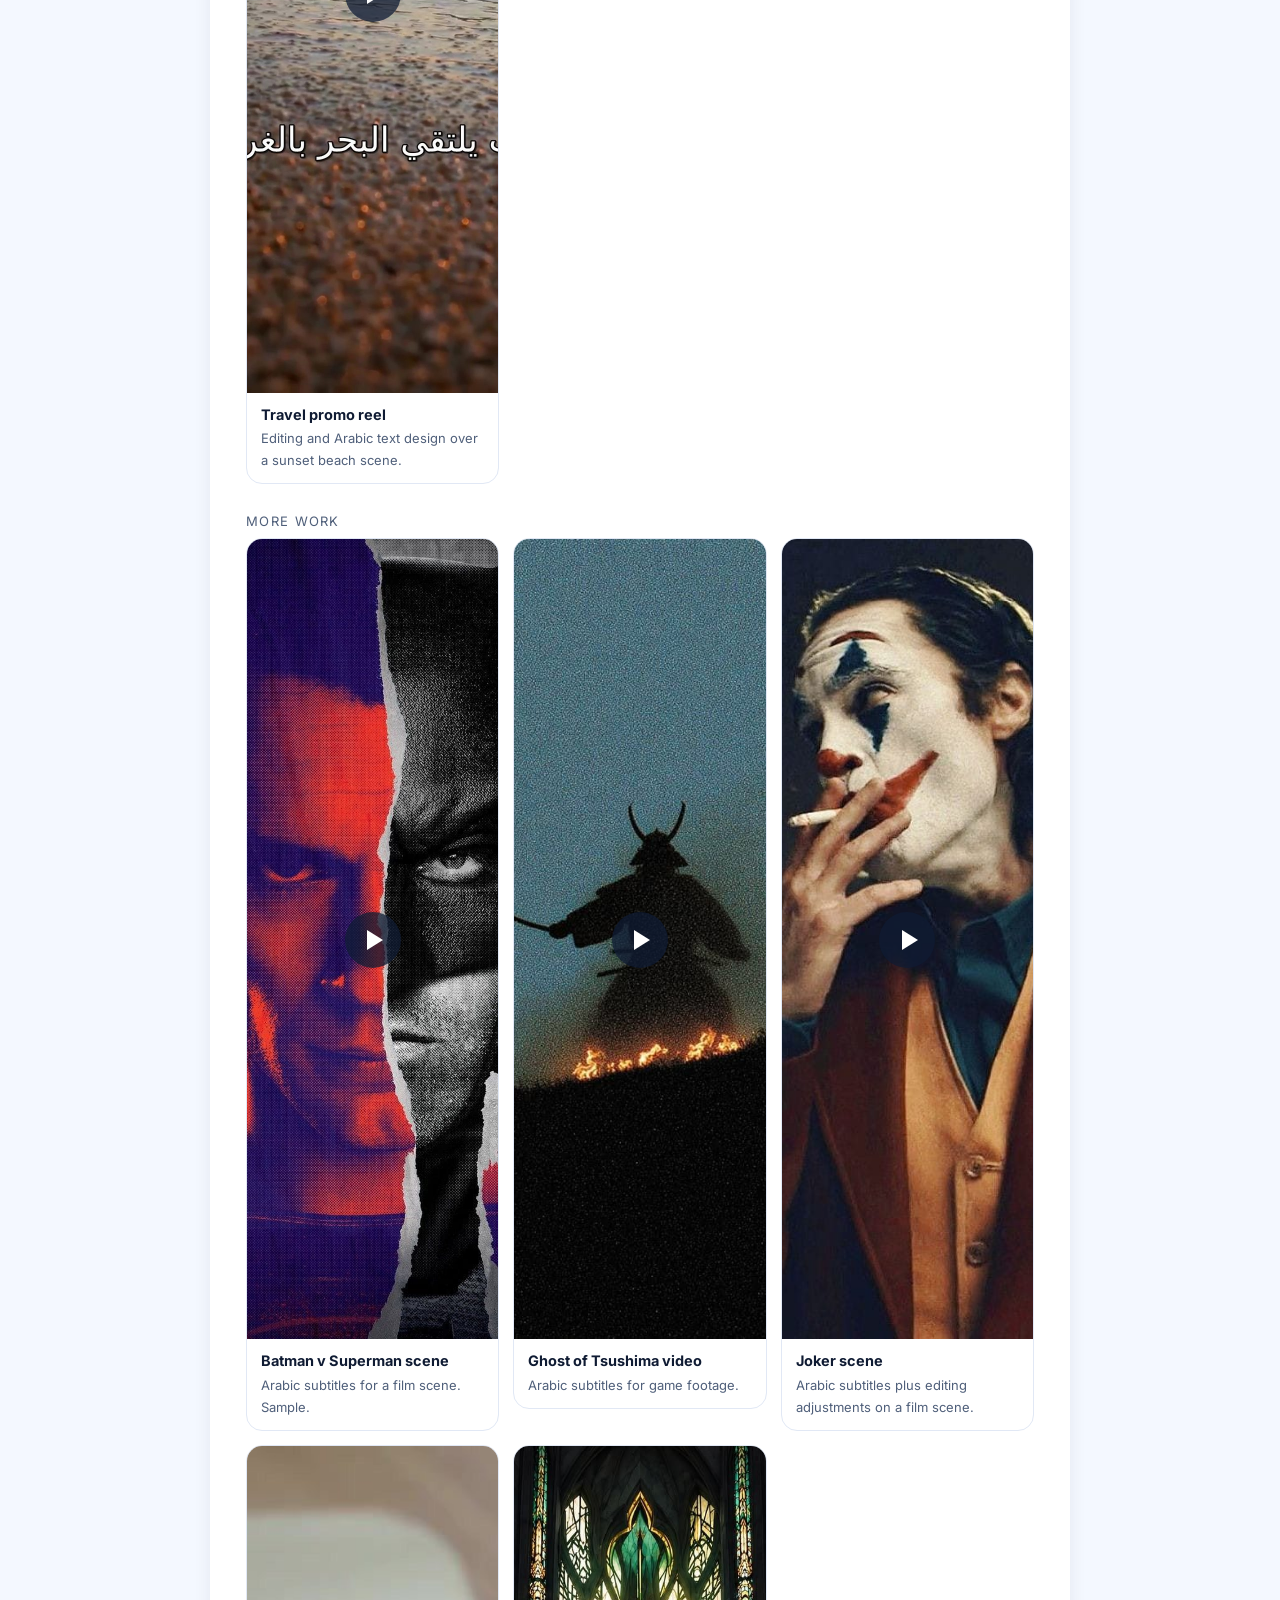
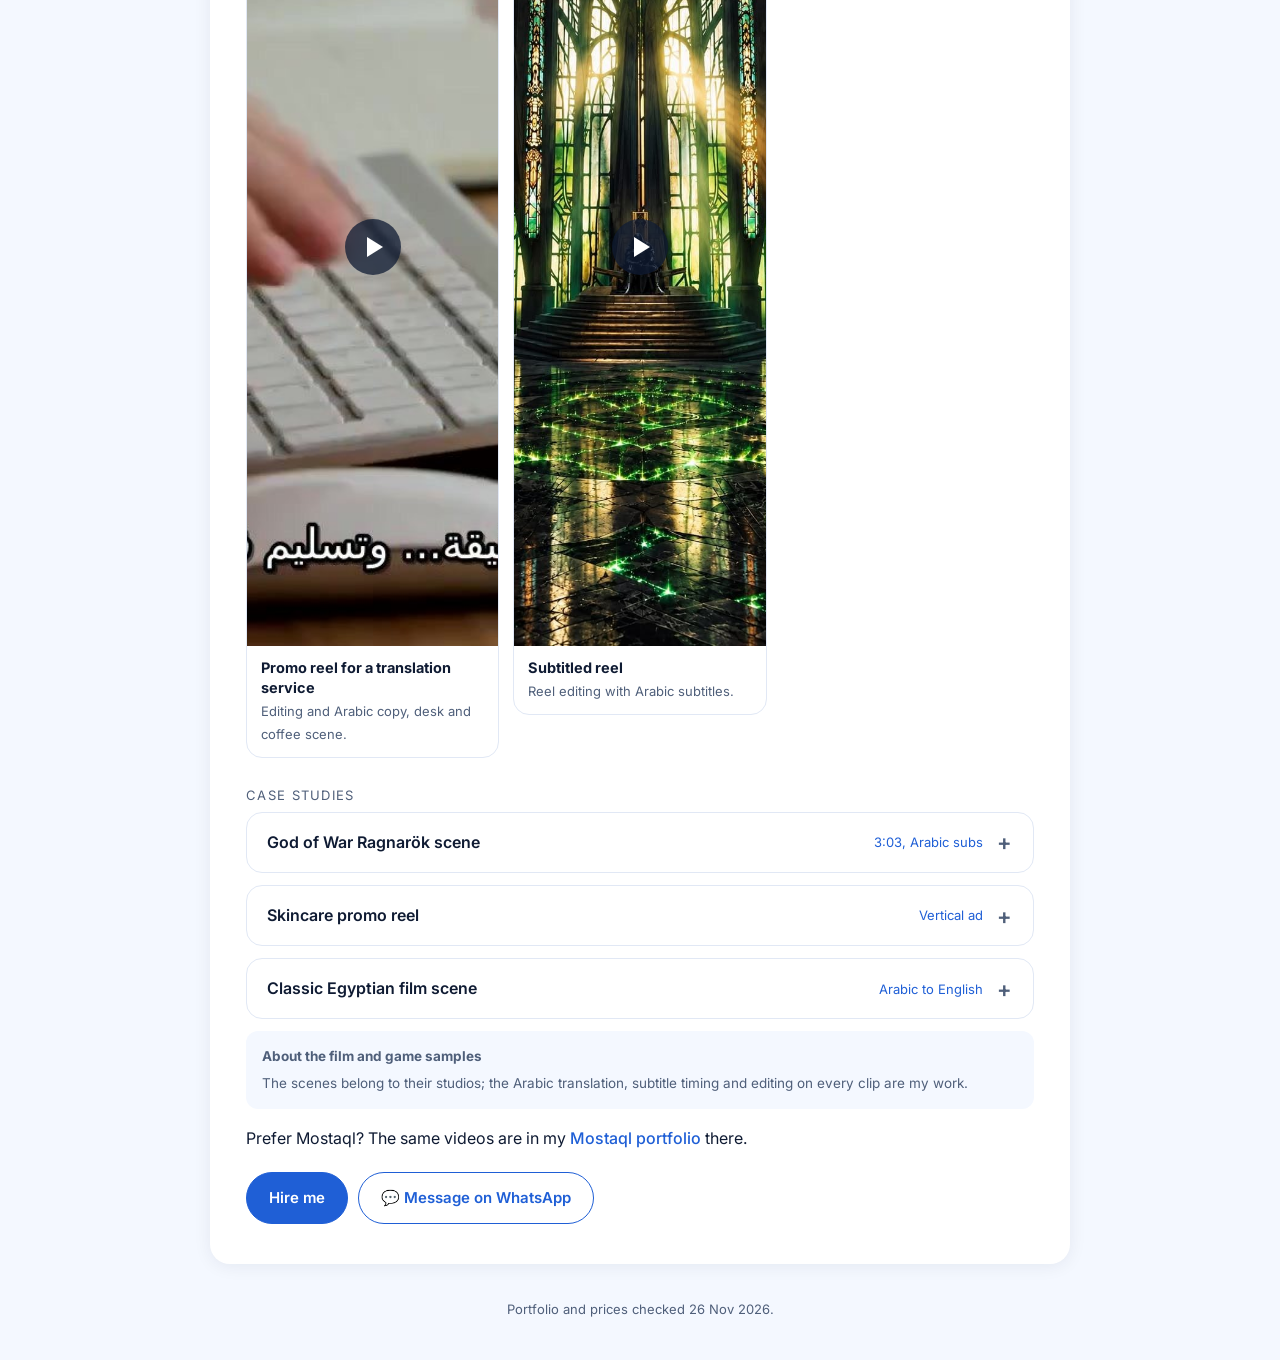
<file: work.html>
<!DOCTYPE html>
<html lang="en" dir="ltr">
<head><meta charset="UTF-8"><meta name="viewport" content="width=device-width, initial-scale=1">
<title>Selected work | Mohamed Amr</title>
<meta name="description" content="I edit short-form videos, add clean Arabic subtitles and build interactive websites. Native Arabic speaker, conversational English. Send the footage, get back something ready to post.">
<link rel="icon" type="image/svg+xml" href="logo.svg">
<link rel="canonical" href="https://mohamedamrcut.github.io/work.html">
<link rel="alternate" hreflang="en" href="https://mohamedamrcut.github.io/work.html">
<link rel="alternate" hreflang="ar" href="https://mohamedamrcut.github.io/ar-work.html">
<link rel="alternate" hreflang="x-default" href="https://mohamedamrcut.github.io/index.html">
<meta name="theme-color" content="#f4f8ff">
<meta property="og:type" content="website">
<meta property="og:site_name" content="Mohamed Amr">
<meta property="og:title" content="Selected work | Mohamed Amr">
<meta property="og:description" content="I edit short-form videos, add clean Arabic subtitles and build interactive websites. Native Arabic speaker, conversational English. Send the footage, get back something ready to post.">
<meta property="og:url" content="https://mohamedamrcut.github.io/work.html">
<meta property="og:image" content="https://mohamedamrcut.github.io/og.jpg">
<meta name="twitter:card" content="summary_large_image">
<link rel="preconnect" href="https://fonts.googleapis.com"><link rel="preconnect" href="https://fonts.gstatic.com" crossorigin>
<link href="https://fonts.googleapis.com/css2?family=Inter:wght@400;500;600&family=Lora:wght@500&display=swap" rel="stylesheet">
<link rel="stylesheet" href="style.css">
<style>:root{--f:Inter;--fh:Lora}</style>
</head><body>
<header><div class="bar"><a class="brand" href="index.html"><img src="logo.svg" alt="" width="30" height="30">Mohamed Amr</a><nav><a href="index.html">Home</a><a href="services.html">Services</a><a href="work.html" class=on>Work</a><a href="contact.html">Contact</a></nav><a class="sw" href="ar-work.html" hreflang="ar">العربية</a></div></header>
<main>
<section class="card"><h1>Selected work</h1><p>Nine samples. Tap any thumbnail to play the video right here.</p><div class="filters"><button class="chip on" data-f="all">All</button><button class="chip" data-f="edit">Editing</button><button class="chip" data-f="sub">Subtitles</button></div><div class="grid"><div class="work" data-t="sub"><button class="vp" data-v="gow" aria-label="Play video: God of War Ragnarök scene"><img src="gow.jpg" alt="God of War Ragnarök scene" loading="lazy" width="600" height="800"><span class="play"></span></button><div><b>God of War Ragnarök scene</b><span>Arabic subtitles for a game scene, timed to each shot.</span></div></div><div class="work" data-t="edit"><button class="vp" data-v="skincare" aria-label="Play video: Skincare promo reel"><img src="skincare.jpg" alt="Skincare promo reel" loading="lazy" width="600" height="800"><span class="play"></span></button><div><b>Skincare promo reel</b><span>Editing and Arabic ad copy for a skincare reel.</span></div></div><div class="work" data-t="sub"><button class="vp" data-v="egyptian" aria-label="Play video: Classic Egyptian film"><img src="egyptian.jpg" alt="Classic Egyptian film" loading="lazy" width="600" height="800"><span class="play"></span></button><div><b>Classic Egyptian film</b><span>Full scene translated from Arabic into English subtitles.</span></div></div><div class="work" data-t="edit"><button class="vp" data-v="beach" aria-label="Play video: Travel promo reel"><img src="beach.jpg" alt="Travel promo reel" loading="lazy" width="600" height="800"><span class="play"></span></button><div><b>Travel promo reel</b><span>Editing and Arabic text design over a sunset beach scene.</span></div></div></div><p class="kicker" style="margin-top:26px">More work</p><div class="grid"><div class="work" data-t="sub"><button class="vp" data-v="bvs" aria-label="Play video: Batman v Superman scene"><img src="bvs.jpg" alt="Batman v Superman scene" loading="lazy" width="600" height="800"><span class="play"></span></button><div><b>Batman v Superman scene</b><span>Arabic subtitles for a film scene. Sample.</span></div></div><div class="work" data-t="sub"><button class="vp" data-v="tsushima" aria-label="Play video: Ghost of Tsushima video"><img src="tsushima.jpg" alt="Ghost of Tsushima video" loading="lazy" width="600" height="800"><span class="play"></span></button><div><b>Ghost of Tsushima video</b><span>Arabic subtitles for game footage.</span></div></div><div class="work" data-t="sub"><button class="vp" data-v="joker" aria-label="Play video: Joker scene"><img src="joker.jpg" alt="Joker scene" loading="lazy" width="600" height="800"><span class="play"></span></button><div><b>Joker scene</b><span>Arabic subtitles plus editing adjustments on a film scene.</span></div></div><div class="work" data-t="edit"><button class="vp" data-v="desk" aria-label="Play video: Promo reel for a translation service"><img src="desk.jpg" alt="Promo reel for a translation service" loading="lazy" width="600" height="800"><span class="play"></span></button><div><b>Promo reel for a translation service</b><span>Editing and Arabic copy, desk and coffee scene.</span></div></div><div class="work" data-t="sub"><button class="vp" data-v="reel" aria-label="Play video: Subtitled reel"><img src="reel.jpg" alt="Subtitled reel" loading="lazy" width="600" height="800"><span class="play"></span></button><div><b>Subtitled reel</b><span>Reel editing with Arabic subtitles.</span></div></div></div><p class="kicker" style="margin-top:26px">Case studies</p><details class="cs"><summary>God of War Ragnarök scene<span class="pr">3:03, Arabic subs</span></summary><div class="dbody"><dl><dt>Goal</dt><dd>A complete Arabic subtitle sample on a story scene.</dd><dt>What I did</dt><dd>Translated the dialogue into natural Arabic, timed every line to the speech shot by shot, kept a small plain white font inside the frame and reviewed every line.</dd><dt>Tools</dt><dd>Subtitle editor, AI-assisted first pass, manual review.</dd><dt>Delivered</dt><dd>The full scene with clean Arabic subtitles. The scene itself belongs to Sony Interactive Entertainment / Santa Monica Studio.</dd></dl></div></details><details class="cs"><summary>Skincare promo reel<span class="pr">Vertical ad</span></summary><div class="dbody"><dl><dt>Goal</dt><dd>A short vertical promo that feels like a paid ad.</dd><dt>What I did</dt><dd>Picked the strongest moments, cut to a tight pace, wrote the Arabic ad copy, timed the captions to the voice and closed on a call to action.</dd><dt>Tools</dt><dd>CapCut, AI-assisted prep, full manual review.</dd><dt>Delivered</dt><dd>A vertical reel ready to post.</dd></dl></div></details><details class="cs"><summary>Classic Egyptian film scene<span class="pr">Arabic to English</span></summary><div class="dbody"><dl><dt>Goal</dt><dd>English subtitles for a full Arabic scene.</dd><dt>What I did</dt><dd>Translated for meaning rather than word for word, kept lines short enough to read comfortably and timed them to the actors&#39; delivery.</dd><dt>Tools</dt><dd>Same workflow, reviewed twice.</dd><dt>Delivered</dt><dd>The full scene with English subtitles.</dd></dl></div></details><div class="note"><b>About the film and game samples</b>The scenes belong to their studios; the Arabic translation, subtitle timing and editing on every clip are my work.</div><p>Prefer Mostaql? The same videos are in my <a href="https://mostaql.com/u/Mohamed13314/portfolio">Mostaql portfolio</a> there.</p><div class="btns"><a class="btn p" href="contact.html">Hire me</a><a class="btn" href="https://wa.me/201210699651" target="_blank" rel="noopener">💬 Message on WhatsApp</a></div></section>
</main><footer>Portfolio and prices checked 26 Nov 2026.</footer>
<a class="btn p fab" href="https://wa.me/201210699651" target="_blank" rel="noopener" aria-label="WhatsApp">💬</a>
<div id="lb"><img id="lbi" alt=""></div><script src="script.js"></script></body></html>
</file>
<file: style.css>
:root{--sand:#f4f8ff;--page:#fff;--ink:#0f1b33;--ink2:#4f5f7a;--hair:#e1e8f5;--teal:#1f5fd6;--teal-d:#1748a8}
*{box-sizing:border-box}html{scroll-behavior:smooth}
body{margin:0;background:var(--sand);color:var(--ink);font:400 16px/1.7 var(--f),-apple-system,"Segoe UI",Tahoma,sans-serif}
h1,h2{font-family:var(--fh),Georgia,serif;font-weight:500;line-height:1.25;margin:0 0 12px}
[dir=rtl] h1,[dir=rtl] h2{font-weight:700;line-height:1.45}
h1{font-size:36px;letter-spacing:-.01em}h2{font-size:24px}
a{color:var(--teal);text-decoration:none;font-weight:500}a:hover{text-decoration:underline}
header{position:sticky;top:0;z-index:5;background:rgba(244,248,255,.94);backdrop-filter:blur(8px);border-bottom:1px solid var(--hair)}
.bar{max-width:900px;margin:auto;display:flex;align-items:center;gap:6px;padding:10px 20px;flex-wrap:wrap}
.brand{font-weight:700;color:var(--ink);margin-inline-end:auto;font-size:17px}.brand:hover{text-decoration:none}
nav{display:flex;gap:4px;flex-wrap:wrap}
nav a{color:var(--ink2);padding:6px 14px;border-radius:999px;font-size:15px}
nav a:hover{background:#fff;text-decoration:none}nav a.on{background:var(--ink);color:#fff}
.sw{border:1px solid var(--ink2);color:var(--ink);padding:5px 14px;border-radius:999px;font-size:14px}.sw:hover{background:#fff;text-decoration:none}
main{max-width:900px;margin:24px auto;padding:0 20px}
.card{background:var(--page);border-radius:20px;padding:40px 36px;box-shadow:0 2px 18px rgba(15,27,51,.07);margin-bottom:22px;animation:rise .5s ease both}
@keyframes rise{from{opacity:0;transform:translateY(12px)}to{opacity:1;transform:none}}
.fact{color:var(--teal);font-weight:600;font-size:14px;margin:0 0 14px}
.kicker{color:var(--ink2);font-size:13px;letter-spacing:.1em;text-transform:uppercase;margin:0 0 6px}
[dir=rtl] .kicker{letter-spacing:0}
.btns{display:flex;gap:10px;flex-wrap:wrap;margin:20px 0 0}
.btn{display:inline-flex;align-items:center;gap:8px;padding:12px 22px;border-radius:999px;border:1.5px solid var(--teal);color:var(--teal);font-weight:600;font-size:15px;background:#fff;cursor:pointer;font-family:inherit;transition:transform .15s,background .15s}
.btn:hover{transform:translateY(-2px);text-decoration:none;background:#e8f0fe}
.btn.p{background:var(--teal);color:#fff}.btn.p:hover{background:var(--teal-d)}
.strip{display:flex;gap:10px;overflow-x:auto;padding:6px 2px 14px;margin-top:20px}
.strip img{height:240px;border-radius:14px;cursor:zoom-in;display:block;transition:transform .2s}.strip img:hover{transform:scale(1.03)}
.cards{display:grid;grid-template-columns:repeat(3,1fr);gap:14px}
.mini{display:block;border:1px solid var(--hair);border-radius:16px;padding:20px;color:var(--ink);transition:transform .2s,box-shadow .2s}
.mini:hover{transform:translateY(-4px);box-shadow:0 8px 20px rgba(15,27,51,.1);text-decoration:none}
.mini .ic{font-size:28px}.mini b{display:block;margin:6px 0 2px}.mini span{color:var(--ink2);font-size:14.5px;display:block}.mini em{font-style:normal;color:var(--teal);font-size:14px;font-weight:600;display:block;margin-top:10px}
figure{margin:14px 0}figure img{max-width:230px;width:100%;border-radius:14px;display:block}
figcaption{color:var(--ink2);font-size:13px;margin-top:8px}
details{border:1px solid var(--hair);border-radius:16px;margin-bottom:12px;overflow:hidden}
summary{display:flex;gap:12px;align-items:center;padding:16px 20px;cursor:pointer;list-style:none;font-weight:600}
summary::-webkit-details-marker{display:none}
summary .pr{margin-inline-start:auto;color:var(--teal)}
summary::after{content:"+";font-size:22px;color:var(--ink2);line-height:1;width:18px;text-align:center}
details[open] summary::after{content:"\2212"}details[open]{background:#f7faff}
.dbody{padding:0 20px 20px}.dbody p{margin:0 0 10px;color:var(--ink2)}
.dbody ul{margin:0 0 14px;padding-inline-start:20px}.dbody li{margin:3px 0}.dbody h4{margin:10px 0 4px;font-size:14px}
dl{display:grid;grid-template-columns:minmax(110px,180px) 1fr;margin:8px 0 0}
dt{color:var(--ink2);padding:10px 0;border-top:1px solid var(--hair)}dd{margin:0;padding:10px 0;border-top:1px solid var(--hair);font-weight:500}
ol.steps{list-style:none;margin:0;padding:0;counter-reset:s}
ol.steps li{counter-increment:s;display:flex;gap:14px;padding:10px 0;border-top:1px solid var(--hair)}
ol.steps li::before{content:counter(s);background:var(--teal);color:#fff;width:26px;height:26px;border-radius:50%;display:grid;place-items:center;font-size:13px;flex:none;margin-top:2px}
.filters{display:flex;gap:8px;margin:12px 0 18px;flex-wrap:wrap}
.chip{border:1.5px solid var(--hair);background:#fff;border-radius:999px;padding:7px 18px;cursor:pointer;font:inherit;font-size:14.5px;color:var(--ink2)}
.chip.on{background:var(--ink);border-color:var(--ink);color:#fff}
.grid{display:grid;grid-template-columns:repeat(3,1fr);gap:14px;align-items:start}
.work{border:1px solid var(--hair);border-radius:16px;overflow:hidden;background:#fff;transition:transform .2s,box-shadow .2s}
.work:hover{transform:translateY(-3px);box-shadow:0 8px 20px rgba(15,27,51,.1)}
.work img{width:100%;aspect-ratio:3/4;object-fit:cover;display:block;cursor:zoom-in}
.work div{padding:12px 14px}.work b{display:block;font-size:14.5px;line-height:1.4}.work span{color:var(--ink2);font-size:13px;display:block;margin-top:2px}
.work.hide{display:none}
.note{background:var(--sand);border-radius:12px;padding:14px 16px;margin:18px 0;font-size:14.5px}.note b{display:block;margin-bottom:4px}
.big{display:block;border:1px solid var(--hair);border-radius:16px;padding:18px 20px;margin:12px 0;color:var(--ink)}
a.big:hover{background:#f7faff;text-decoration:none;border-color:var(--teal)}
.big small{display:block;color:var(--ink2);font-size:13px}.big b{font-size:20px;direction:ltr;unicode-bidi:plaintext}
.row{display:flex;gap:12px;align-items:center;flex-wrap:wrap}
form label{display:block;font-weight:600;margin:14px 0 6px;font-size:14.5px}
input,select,textarea{width:100%;padding:12px 14px;border:1.5px solid var(--hair);border-radius:12px;font:inherit;background:#fff;color:var(--ink)}
input:focus,select:focus,textarea:focus{outline:none;border-color:var(--teal)}
.hint{color:var(--ink2);font-size:13px;margin-top:10px}
.links p{margin:10px 0}
footer{color:var(--ink2);font-size:13px;text-align:center;padding:10px 20px 40px}
#lb{position:fixed;inset:0;background:rgba(11,18,32,.88);display:none;align-items:center;justify-content:center;z-index:20;cursor:zoom-out}
#lb.open{display:flex}#lb img{max-width:92vw;max-height:88vh;border-radius:10px}
.fab{position:fixed;bottom:18px;inset-inline-end:18px;z-index:6;box-shadow:0 6px 18px rgba(0,0,0,.2)}
@media(max-width:700px){.card{padding:26px 20px}h1{font-size:28px}.cards,.grid{grid-template-columns:1fr 1fr}.strip img{height:190px}.brand{width:100%}}
@media(max-width:460px){.cards{grid-template-columns:1fr}}

.brand img{border-radius:8px;vertical-align:-9px;margin-inline-end:8px}
.vp{position:relative;display:block;width:100%;border:0;padding:0;background:#0b1220;cursor:pointer}
.vp img{width:100%;aspect-ratio:3/4;object-fit:cover;display:block}
.vp .play{position:absolute;inset:0;display:grid;place-items:center}
.vp .play::before{content:"";width:56px;height:56px;border-radius:50%;background:rgba(15,27,51,.75)}
.vp .play::after{content:"";position:absolute;width:0;height:0;border-left:16px solid #fff;border-top:10px solid transparent;border-bottom:10px solid transparent;margin-left:5px}
.work video{width:100%;display:block;background:#000}
.hp{position:absolute;width:1px;height:1px;padding:0;border:0;opacity:0;clip:rect(0 0 0 0);pointer-events:none}#rv-form{position:relative}
.cs summary .pr{font-weight:400;font-size:13px}

.rvl{list-style:none;margin:0 0 16px;padding:0;display:grid;gap:12px}.rvl li{border:1px solid var(--hair);border-radius:14px;padding:14px 16px;background:#f7faff}
.rvl .s{color:#f5a524;letter-spacing:2px;font-size:17px}.rvl .w{font-weight:600}.rvl .d{color:var(--ink2);font-size:13px}.rvl p{margin:6px 0 0;overflow-wrap:anywhere}
#rv-sum{font-weight:600;margin-bottom:12px}#rv-sum .s{color:#f5a524;font-size:20px;letter-spacing:2px}
.stars{display:flex;gap:4px;direction:ltr}.stars button{border:0;background:none;font-size:34px;line-height:1;color:#c9d3e6;cursor:pointer;padding:2px}.stars button.on{color:#f5a524}
.hp{position:absolute;width:1px;height:1px;padding:0;border:0;opacity:0;clip:rect(0 0 0 0);pointer-events:none}#rv-form{position:relative}.note{color:var(--ink2);font-size:13.5px;margin:12px 0 0}#rv-msg{min-height:1.2em}
.btn.solid{background:var(--teal);color:#fff;margin-top:14px;border-color:var(--teal)}#rv-open{margin-bottom:4px}
[hidden]{display:none!important}
</file>
